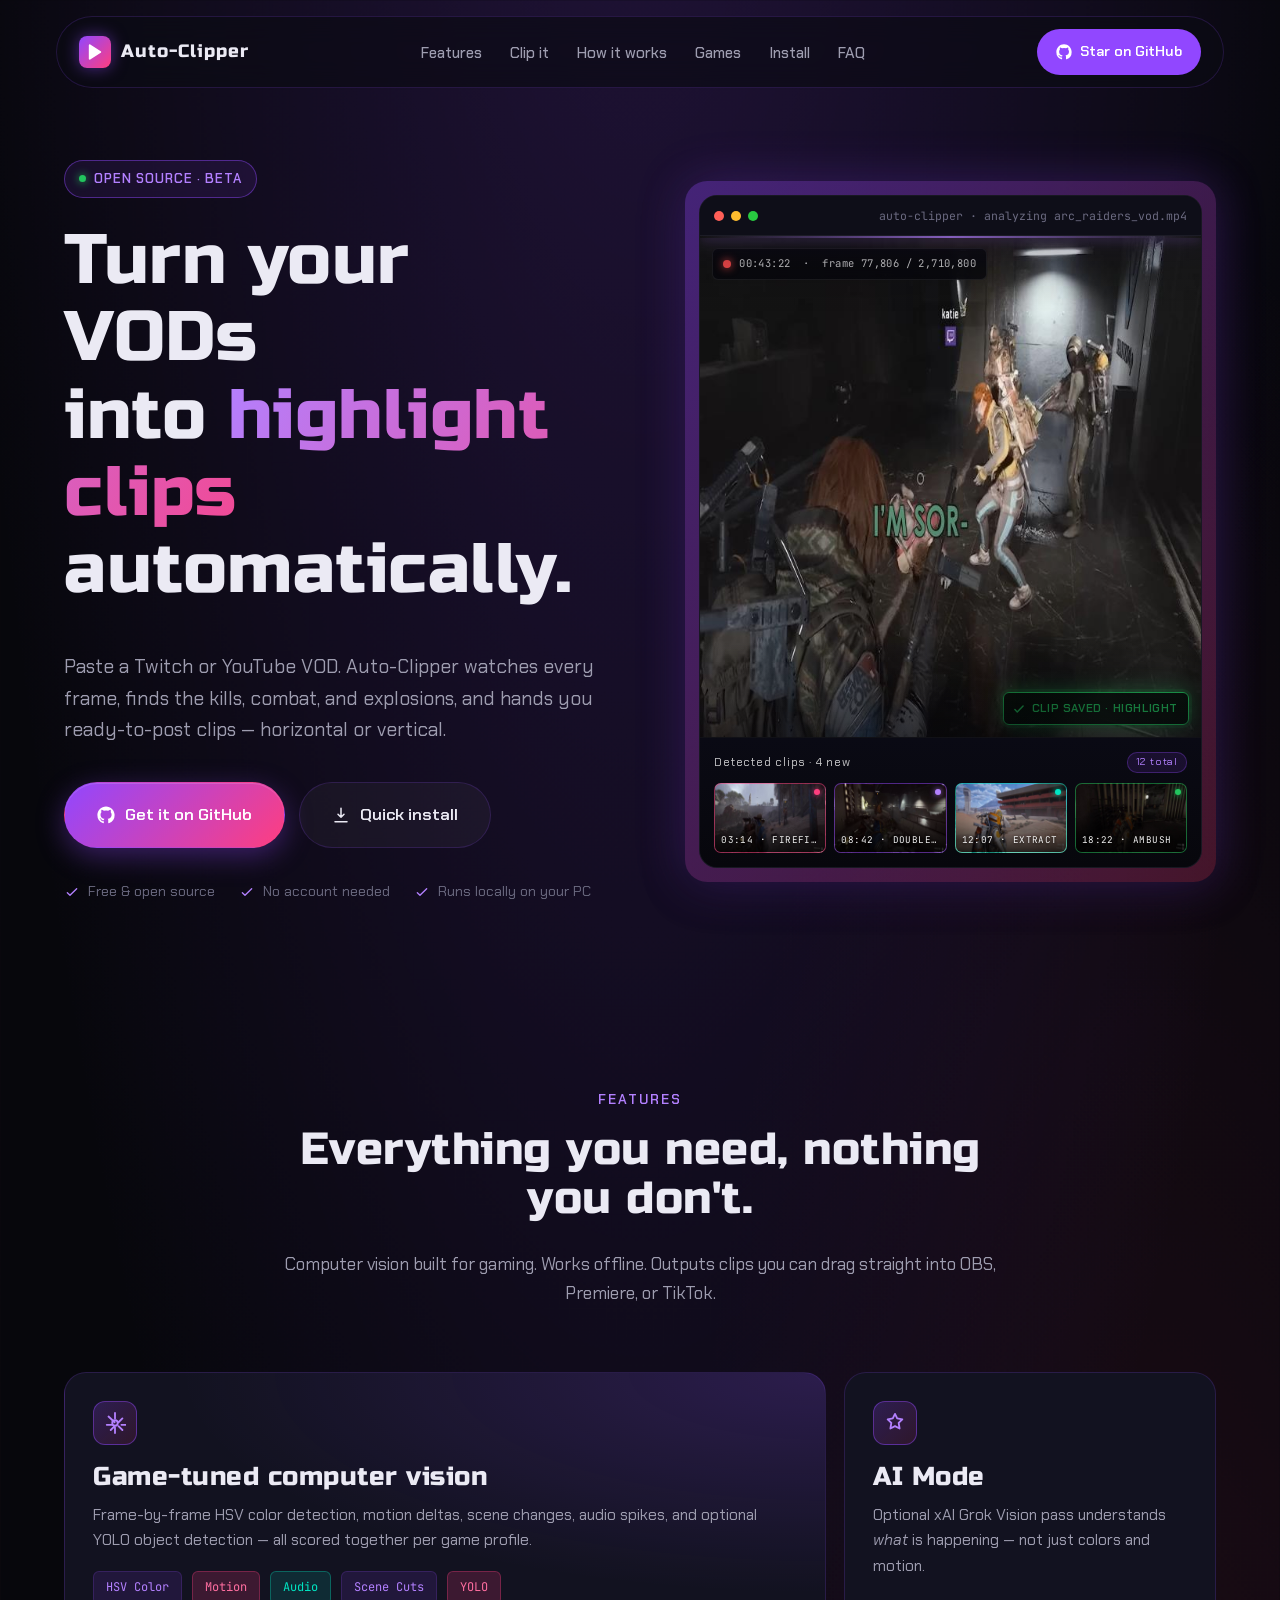
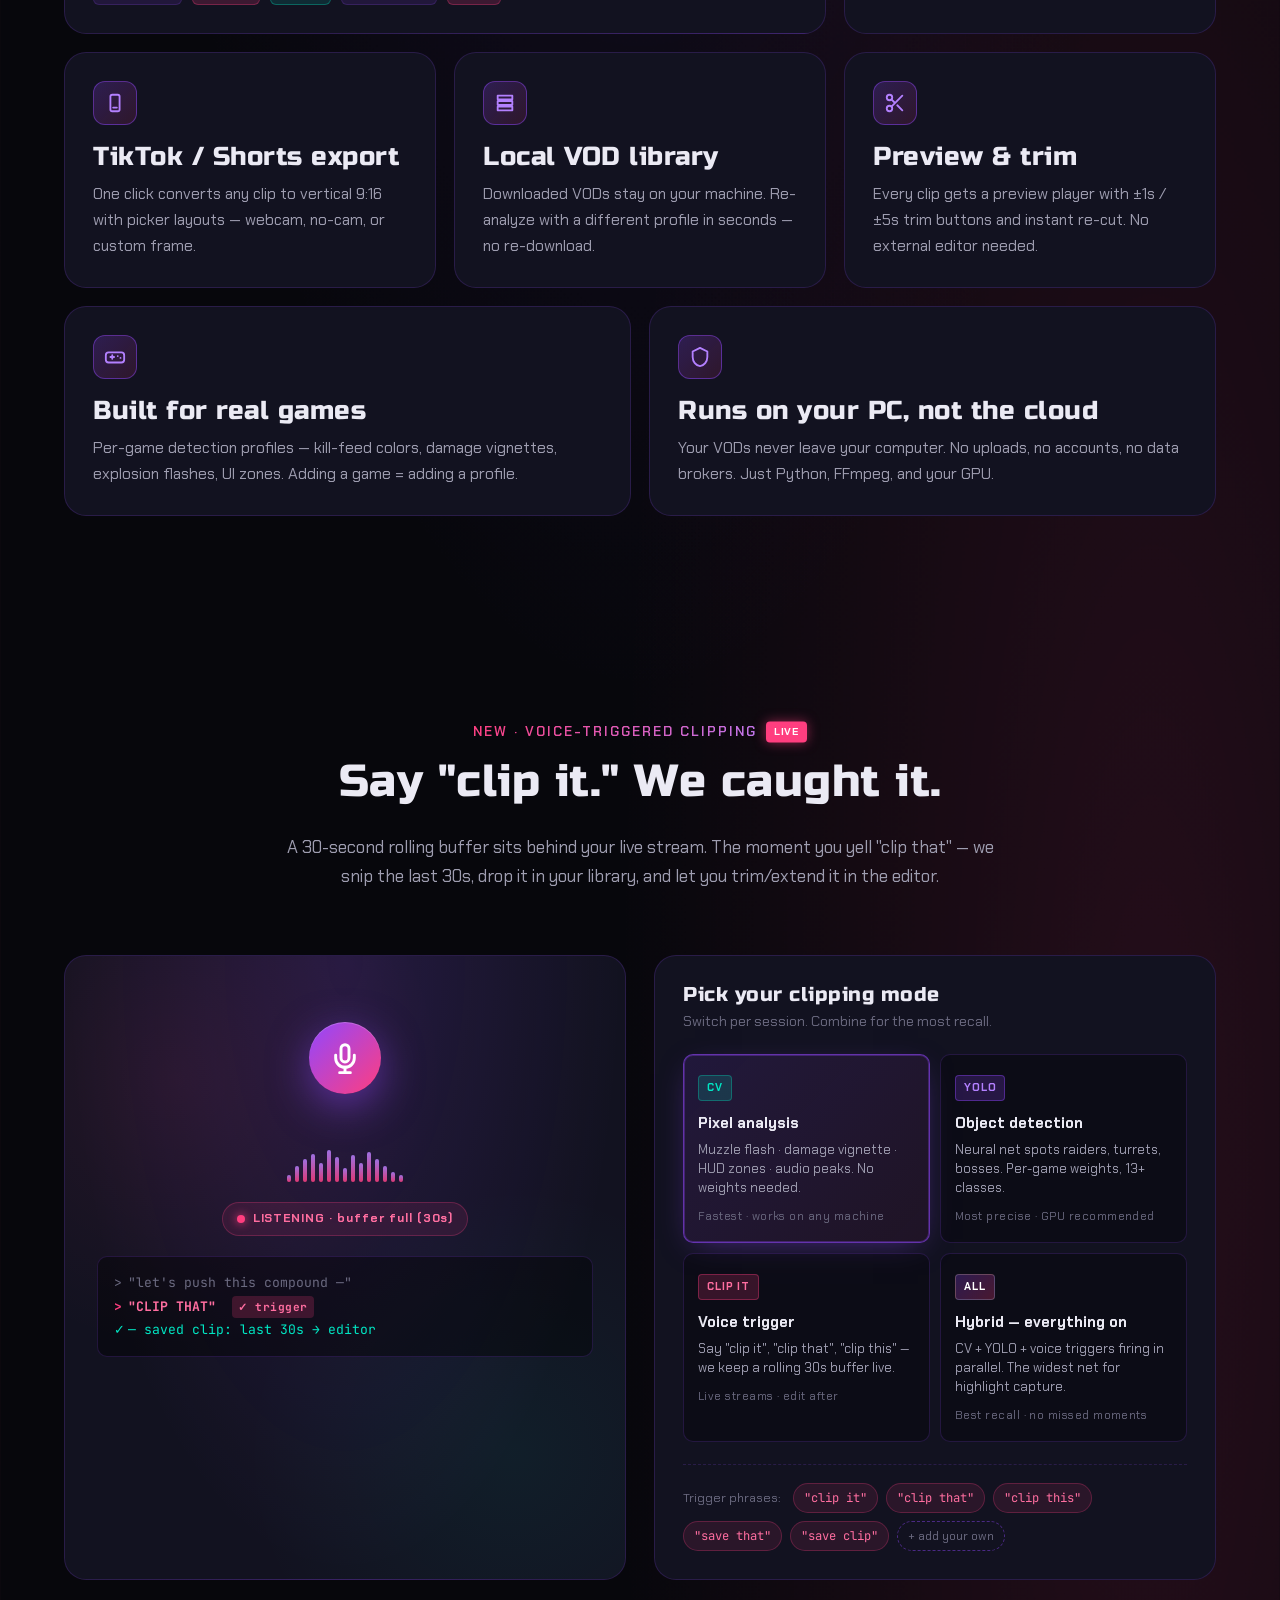
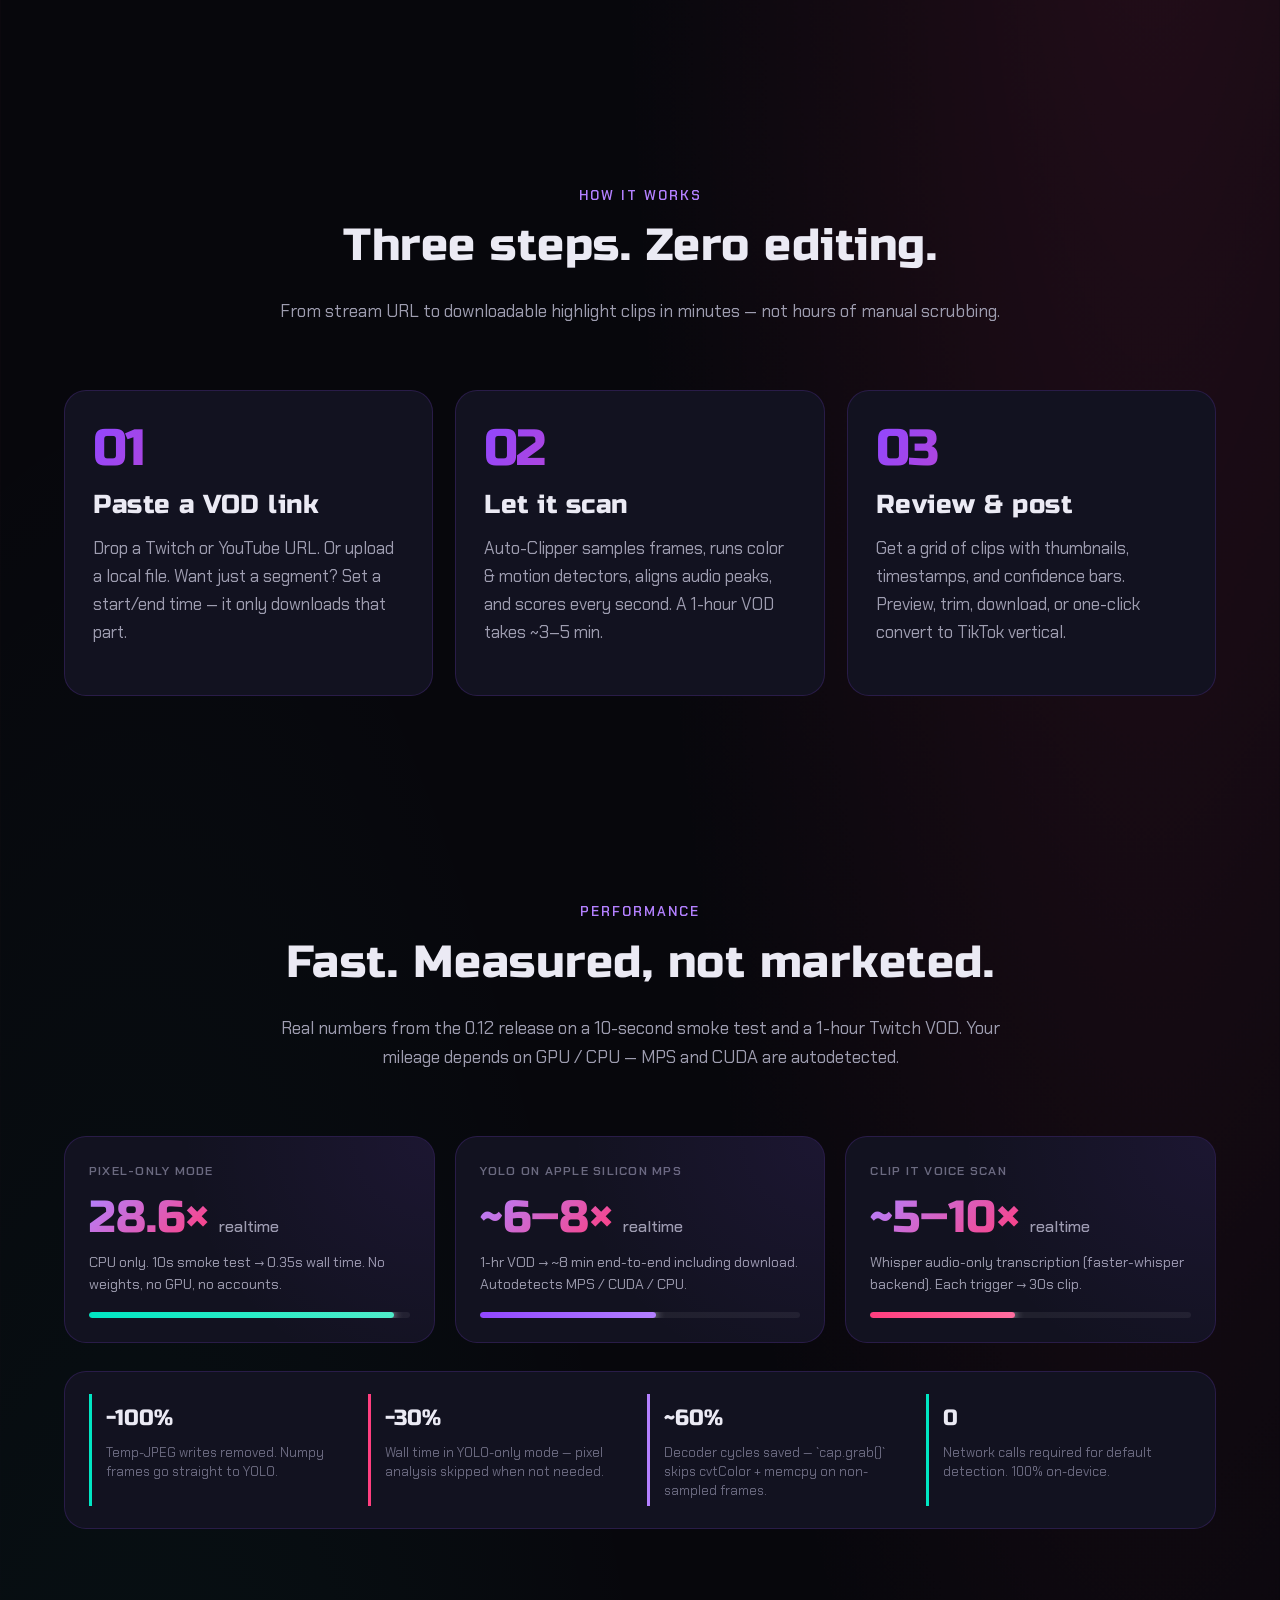
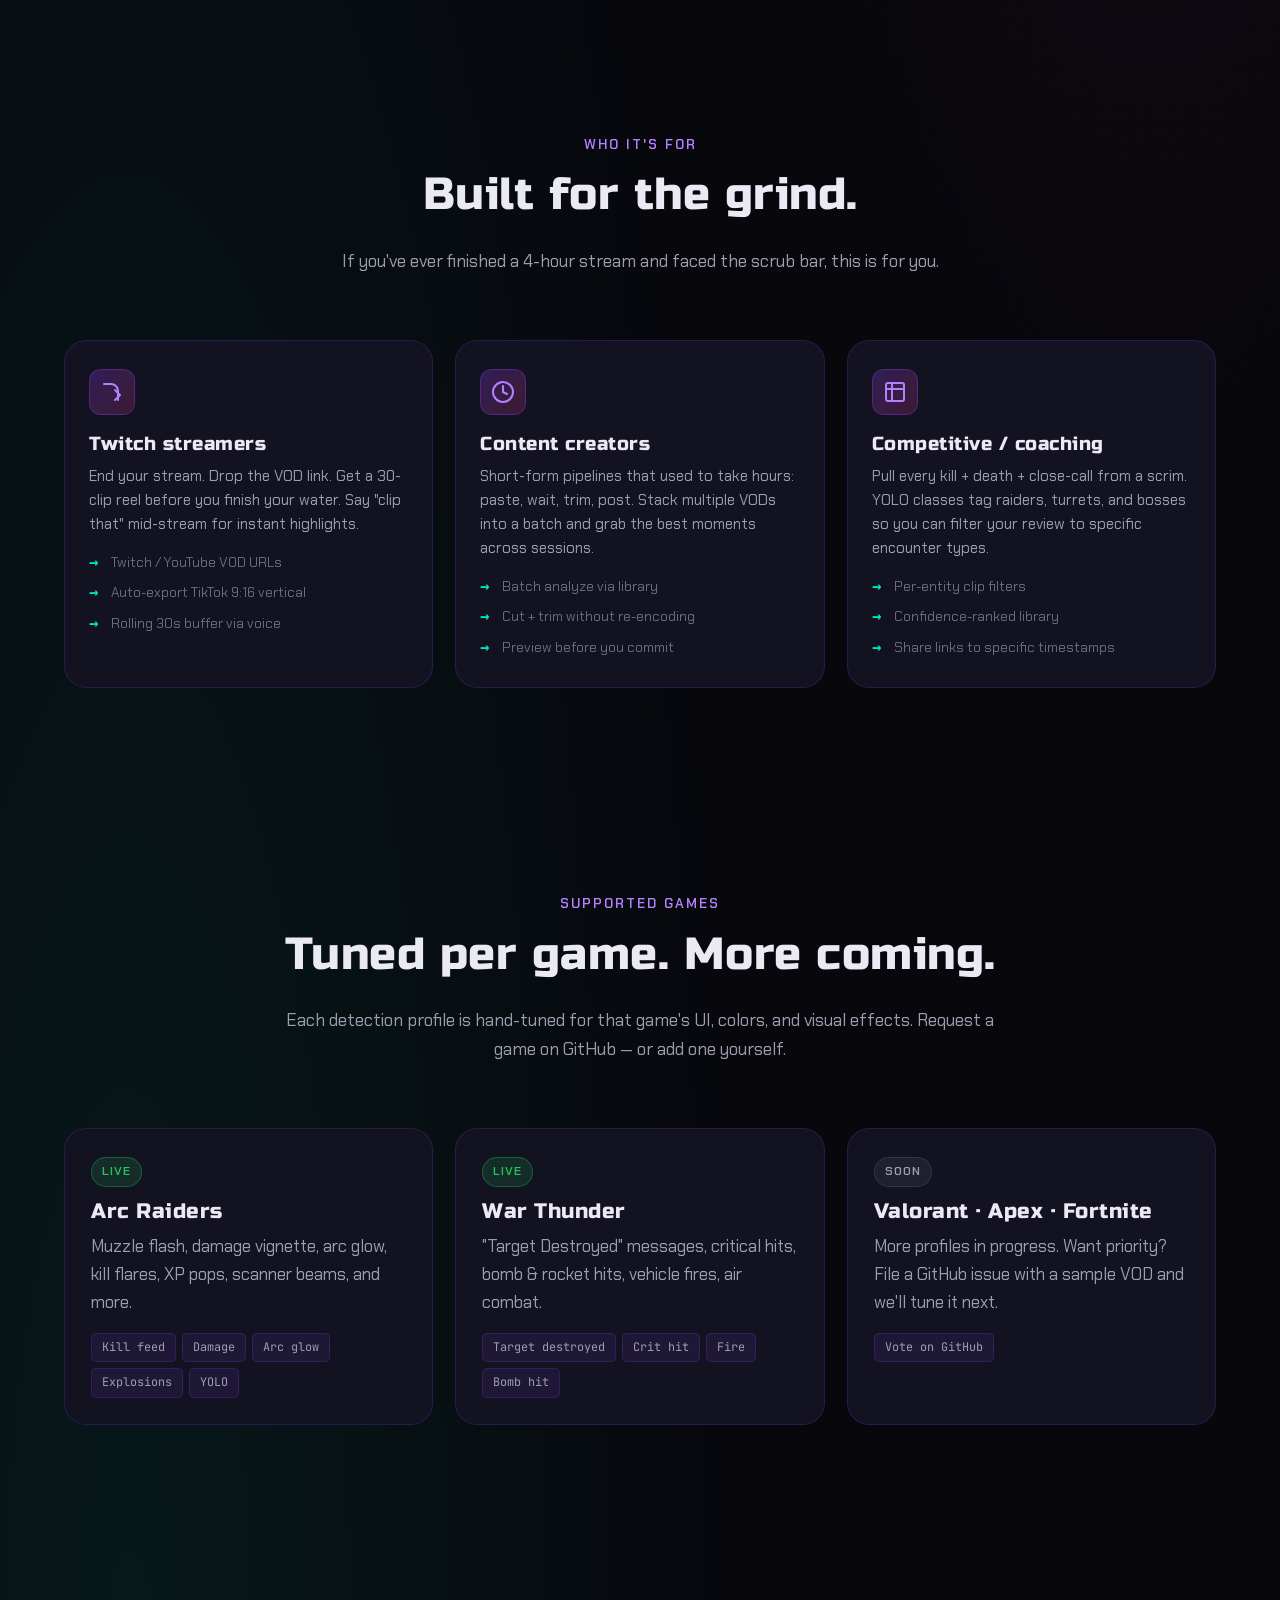
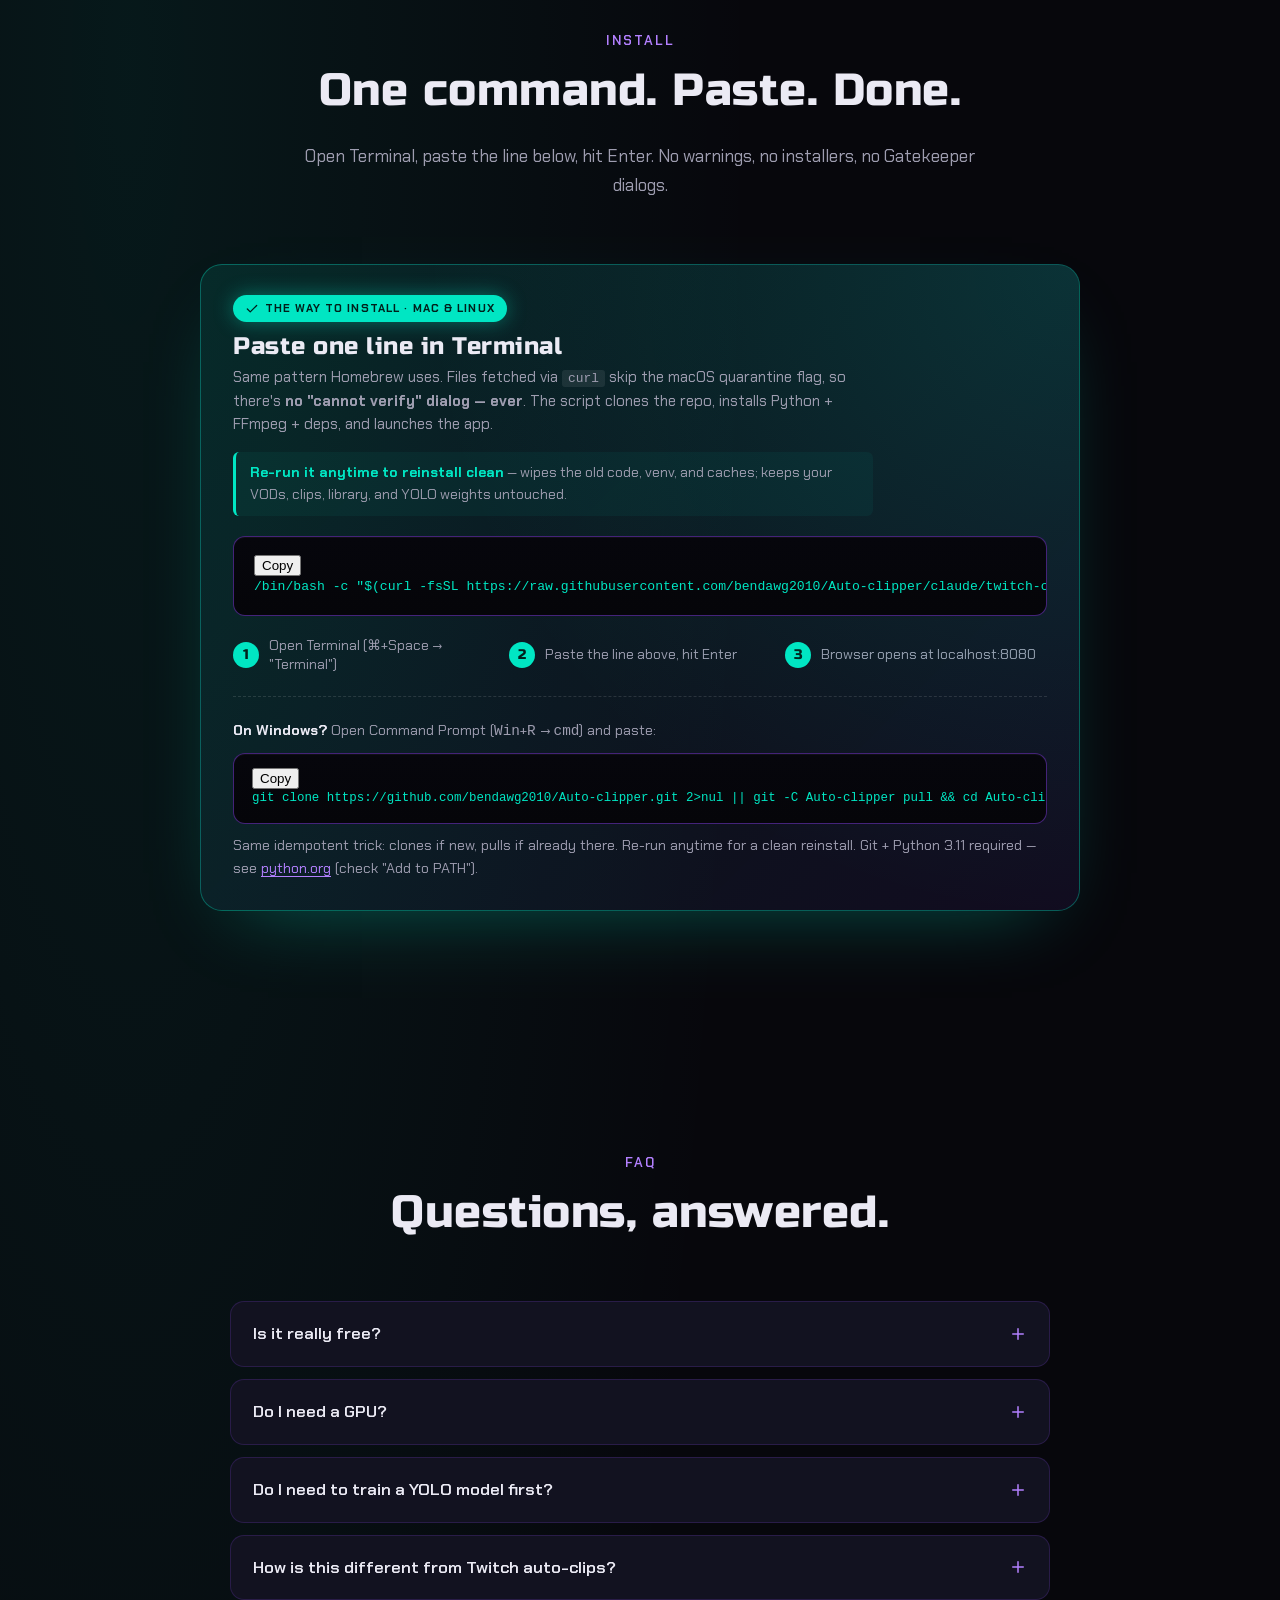
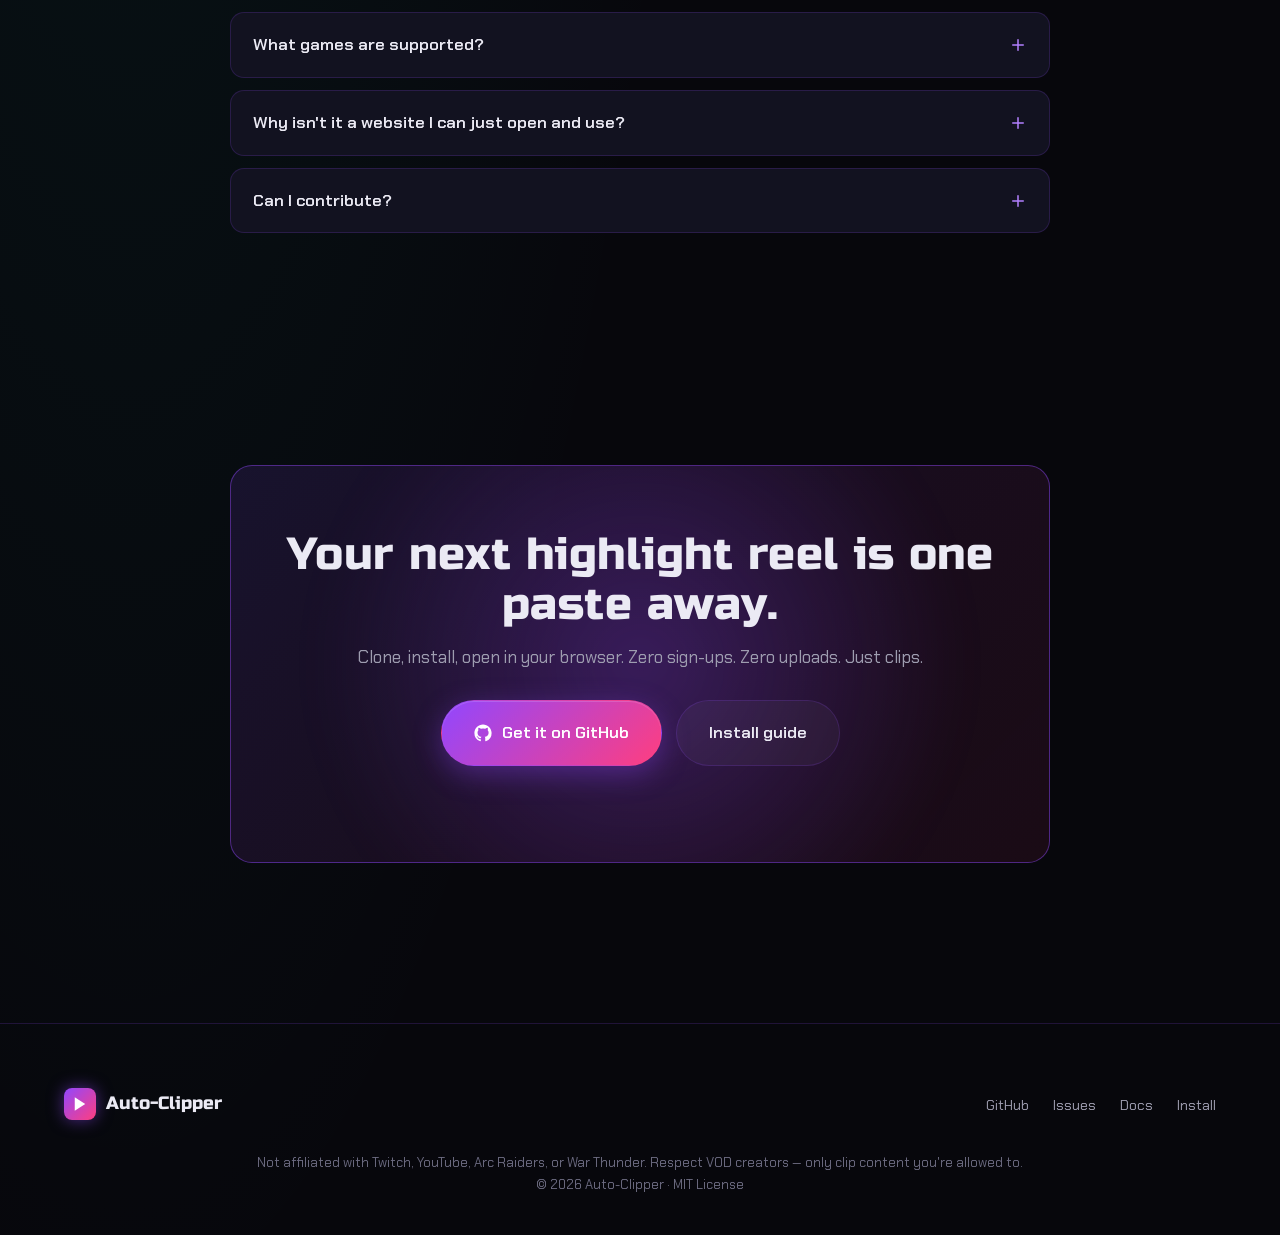
<file: site/index.html>
<!DOCTYPE html>
<html lang="en">
<head>
  <meta charset="UTF-8" />
  <meta name="viewport" content="width=device-width, initial-scale=1.0" />
  <title>Auto-Clipper — Auto-find the best moments in your Twitch VODs</title>
  <meta name="description" content="Free open-source tool that auto-detects kills, combat, and explosions in your Twitch/YouTube VODs. Arc Raiders, War Thunder and more. Built-in TikTok/Shorts exporter." />
  <meta name="theme-color" content="#9147ff" />

  <meta property="og:title" content="Auto-Clipper — Free auto-highlight tool for Twitch/YouTube VODs" />
  <meta property="og:description" content="Paste a VOD link, get the highlight clips automatically. Open source. Built for gamers." />
  <meta property="og:type" content="website" />
  <meta property="og:url" content="https://auto-clipper.pages.dev/" />
  <meta property="og:image" content="https://auto-clipper.pages.dev/img/arc-hero.jpg" />
  <meta property="og:image:alt" content="Auto-Clipper hero: Arc Raiders gameplay with three YOLO detection boxes identifying raiders" />
  <meta property="og:image:width" content="640" />
  <meta property="og:image:height" content="360" />
  <meta property="og:site_name" content="Auto-Clipper" />

  <meta name="twitter:card" content="summary_large_image" />
  <meta name="twitter:title" content="Auto-Clipper" />
  <meta name="twitter:description" content="Free open-source auto-highlight tool for Twitch/YouTube VODs." />
  <meta name="twitter:image" content="https://auto-clipper.pages.dev/img/arc-hero.jpg" />
  <meta name="twitter:image:alt" content="Auto-Clipper hero: Arc Raiders gameplay with YOLO detection boxes" />
  <meta name="theme-color" content="#9147ff" />

  <link rel="preconnect" href="https://fonts.googleapis.com" />
  <link rel="preconnect" href="https://fonts.gstatic.com" crossorigin />

  <link rel="icon" type="image/svg+xml" href="data:image/svg+xml;utf8,<svg xmlns='http://www.w3.org/2000/svg' viewBox='0 0 32 32'><defs><linearGradient id='g' x1='0' x2='1' y1='0' y2='1'><stop offset='0' stop-color='%239147ff'/><stop offset='1' stop-color='%23ff3e7f'/></linearGradient></defs><rect width='32' height='32' rx='8' fill='url(%23g)'/><path d='M11 10l10 6-10 6z' fill='white'/></svg>" />

  <link rel="stylesheet" href="styles.css?v=13" />
</head>
<body>

<!-- ============ NAV ============ -->
<nav class="nav" id="nav" aria-label="Primary">
  <a href="#top" class="nav__brand" aria-label="Auto-Clipper home">
    <span class="nav__logo" aria-hidden="true">
      <svg viewBox="0 0 24 24" fill="none" stroke="white" stroke-width="2.5" stroke-linecap="round" stroke-linejoin="round"><polygon points="5,3 19,12 5,21" fill="white"/></svg>
    </span>
    <span>Auto-Clipper</span>
  </a>

  <ul class="nav__links" id="navLinks">
    <li><a href="#features">Features</a></li>
    <li><a href="#voice">Clip it</a></li>
    <li><a href="#how">How it works</a></li>
    <li><a href="#games">Games</a></li>
    <li><a href="#install">Install</a></li>
    <li><a href="#faq">FAQ</a></li>
  </ul>

  <a class="nav__cta" href="https://github.com/bendawg2010/Auto-clipper" target="_blank" rel="noopener" aria-label="View Auto-Clipper on GitHub">
    <svg viewBox="0 0 24 24" fill="currentColor" aria-hidden="true"><path d="M12 .5C5.73.5.5 5.73.5 12a11.5 11.5 0 0 0 7.86 10.92c.58.11.79-.25.79-.56 0-.28-.01-1.2-.02-2.17-3.2.7-3.87-1.36-3.87-1.36-.53-1.35-1.3-1.71-1.3-1.71-1.06-.72.08-.71.08-.71 1.17.08 1.79 1.2 1.79 1.2 1.04 1.79 2.73 1.27 3.39.97.11-.76.41-1.28.74-1.57-2.56-.29-5.25-1.28-5.25-5.69 0-1.26.45-2.29 1.19-3.1-.12-.29-.52-1.47.11-3.07 0 0 .97-.31 3.18 1.18a11 11 0 0 1 5.8 0c2.21-1.49 3.17-1.18 3.17-1.18.64 1.6.24 2.78.12 3.07.74.81 1.18 1.84 1.18 3.1 0 4.42-2.69 5.39-5.26 5.68.42.36.8 1.07.8 2.16 0 1.56-.01 2.82-.01 3.2 0 .31.21.68.8.56A11.5 11.5 0 0 0 23.5 12C23.5 5.73 18.27.5 12 .5z"/></svg>
    <span class="btn-label">Star on GitHub</span>
  </a>

  <button class="nav__burger" id="navBurger" aria-label="Open menu" aria-expanded="false">
    <svg width="22" height="22" viewBox="0 0 24 24" fill="none" stroke="currentColor" stroke-width="2" stroke-linecap="round"><path d="M4 6h16M4 12h16M4 18h16"/></svg>
  </button>
</nav>

<!-- ============ HERO ============ -->
<header id="top" class="hero">
  <div class="container">
    <div class="hero__grid">
      <div>
        <span class="hero__eyebrow"><span class="dot"></span>Open Source · Beta</span>
        <h1>Turn your VODs into&nbsp;<span class="grad">highlight clips</span> automatically.</h1>
        <p class="hero__sub">Paste a Twitch or YouTube VOD. Auto-Clipper watches every frame, finds the kills, combat, and explosions, and hands you ready-to-post clips — horizontal or vertical.</p>

        <div class="hero__ctas">
          <a class="btn btn--primary btn--lg" href="https://github.com/bendawg2010/Auto-clipper" target="_blank" rel="noopener">
            <svg viewBox="0 0 24 24" fill="currentColor" aria-hidden="true"><path d="M12 .5C5.73.5.5 5.73.5 12a11.5 11.5 0 0 0 7.86 10.92c.58.11.79-.25.79-.56 0-.28-.01-1.2-.02-2.17-3.2.7-3.87-1.36-3.87-1.36-.53-1.35-1.3-1.71-1.3-1.71-1.06-.72.08-.71.08-.71 1.17.08 1.79 1.2 1.79 1.2 1.04 1.79 2.73 1.27 3.39.97.11-.76.41-1.28.74-1.57-2.56-.29-5.25-1.28-5.25-5.69 0-1.26.45-2.29 1.19-3.1-.12-.29-.52-1.47.11-3.07 0 0 .97-.31 3.18 1.18a11 11 0 0 1 5.8 0c2.21-1.49 3.17-1.18 3.17-1.18.64 1.6.24 2.78.12 3.07.74.81 1.18 1.84 1.18 3.1 0 4.42-2.69 5.39-5.26 5.68.42.36.8 1.07.8 2.16 0 1.56-.01 2.82-.01 3.2 0 .31.21.68.8.56A11.5 11.5 0 0 0 23.5 12C23.5 5.73 18.27.5 12 .5z"/></svg>
            Get it on GitHub
          </a>
          <a class="btn btn--ghost btn--lg" href="#install">
            <svg viewBox="0 0 24 24" fill="none" stroke="currentColor" stroke-width="2" stroke-linecap="round" stroke-linejoin="round" aria-hidden="true"><path d="M12 3v12m0 0l-4-4m4 4l4-4M4 21h16"/></svg>
            Quick install
          </a>
        </div>

        <div class="hero__meta">
          <span><svg viewBox="0 0 24 24" fill="none" stroke="currentColor" stroke-width="2" stroke-linecap="round" stroke-linejoin="round"><path d="M5 13l4 4L19 7"/></svg>Free &amp; open source</span>
          <span><svg viewBox="0 0 24 24" fill="none" stroke="currentColor" stroke-width="2" stroke-linecap="round" stroke-linejoin="round"><path d="M5 13l4 4L19 7"/></svg>No account needed</span>
          <span><svg viewBox="0 0 24 24" fill="none" stroke="currentColor" stroke-width="2" stroke-linecap="round" stroke-linejoin="round"><path d="M5 13l4 4L19 7"/></svg>Runs locally on your PC</span>
        </div>
      </div>

      <!-- Hero demo: real Arc Raiders gameplay + live detection overlay -->
      <div class="demo" aria-hidden="true">
        <div class="demo__frame">
          <div class="demo__bar">
            <span class="dot"></span><span class="dot"></span><span class="dot"></span>
            <span class="demo__url">auto-clipper · analyzing arc_raiders_vod.mp4</span>
          </div>
          <div class="demo__video">
            <img class="demo__scene" src="img/arc-hero.jpg" alt="Arc Raiders gameplay being analyzed by Auto-Clipper" width="640" height="640" />

            <!-- YOLO-style bounding boxes (coords from real training labels on this frame) -->
            <div class="yolo yolo--r1">
              <span class="yolo__label">raider · 97%</span>
            </div>
            <div class="yolo yolo--r2">
              <span class="yolo__label">raider · <span class="yolo__conf" data-start="72" data-end="94">72</span>%</span>
            </div>
            <div class="yolo yolo--r3">
              <span class="yolo__label">raider · 89%</span>
            </div>

            <!-- Status pills -->
            <div class="demo__timestamp">
              <span class="rec"></span>
              <span class="demo__ts-txt">00:43:22 &nbsp;·&nbsp; frame 77,806 / 2,710,800</span>
            </div>

            <div class="demo__detect">
              <svg viewBox="0 0 24 24" fill="none" stroke="currentColor" stroke-width="2.5" stroke-linecap="round" stroke-linejoin="round"><path d="M5 13l4 4L19 7"/></svg>
              CLIP SAVED · HIGHLIGHT
            </div>

            <div class="demo__scan"></div>
          </div>

          <div class="demo__clips">
            <div class="demo__clips-head">
              <span class="demo__clips-title">Detected clips · 4 new</span>
              <span class="demo__clips-count">12 total</span>
            </div>
            <div class="demo__clips-row">
              <div class="demo__clip demo__clip--1">
                <span class="demo__clip-dot"></span>
                <span class="demo__clip-label">03:14 · FIREFIGHT</span>
              </div>
              <div class="demo__clip demo__clip--2">
                <span class="demo__clip-dot"></span>
                <span class="demo__clip-label">08:42 · DOUBLE KILL</span>
              </div>
              <div class="demo__clip demo__clip--3">
                <span class="demo__clip-dot"></span>
                <span class="demo__clip-label">12:07 · EXTRACT</span>
              </div>
              <div class="demo__clip demo__clip--4">
                <span class="demo__clip-dot"></span>
                <span class="demo__clip-label">18:22 · AMBUSH</span>
              </div>
            </div>
          </div>
        </div>
      </div>
    </div>
  </div>
</header>

<!-- ============ FEATURES (BENTO) ============ -->
<section id="features">
  <div class="container">
    <div class="section__head">
      <span class="section__eyebrow">Features</span>
      <h2>Everything you need, nothing you don't.</h2>
      <p>Computer vision built for gaming. Works offline. Outputs clips you can drag straight into OBS, Premiere, or TikTok.</p>
    </div>

    <div class="bento">
      <!-- LARGE FEATURE CARD -->
      <div class="bento__item bento__a reveal">
        <div class="bento__icon">
          <svg viewBox="0 0 24 24" fill="none" stroke="currentColor" stroke-width="2" stroke-linecap="round" stroke-linejoin="round"><circle cx="12" cy="12" r="3"/><path d="M12 1v6m0 10v6m-9-9h6m10 0h6m-4.93-7.07l-4.24 4.24m-4.24 4.24l-4.24 4.24m12.72 0l-4.24-4.24m-4.24-4.24L4.93 4.93"/></svg>
        </div>
        <h3>Game-tuned computer vision</h3>
        <p>Frame-by-frame HSV color detection, motion deltas, scene changes, audio spikes, and optional YOLO object detection — all scored together per game profile.</p>
        <div class="mockup-feed">
          <span class="tag">HSV Color</span>
          <span class="tag cta">Motion</span>
          <span class="tag acc">Audio</span>
          <span class="tag">Scene Cuts</span>
          <span class="tag cta">YOLO</span>
        </div>
      </div>

      <!-- AI MODE -->
      <div class="bento__item bento__b reveal">
        <div class="bento__icon">
          <svg viewBox="0 0 24 24" fill="none" stroke="currentColor" stroke-width="2" stroke-linecap="round" stroke-linejoin="round"><path d="M12 2l2.4 4.86L20 8l-4 3.9L17 18l-5-2.63L7 18l1-6.1L4 8l5.6-1.14L12 2z"/></svg>
        </div>
        <h3>AI Mode</h3>
        <p>Optional xAI Grok Vision pass understands <em>what</em> is happening — not just colors and motion.</p>
      </div>

      <!-- TIKTOK -->
      <div class="bento__item bento__c reveal">
        <div class="bento__icon">
          <svg viewBox="0 0 24 24" fill="none" stroke="currentColor" stroke-width="2" stroke-linecap="round" stroke-linejoin="round"><rect x="7" y="3" width="10" height="18" rx="2"/><path d="M10 17h4"/></svg>
        </div>
        <h3>TikTok / Shorts export</h3>
        <p>One click converts any clip to vertical 9:16 with picker layouts — webcam, no-cam, or custom frame.</p>
      </div>

      <!-- LIBRARY -->
      <div class="bento__item bento__d reveal">
        <div class="bento__icon">
          <svg viewBox="0 0 24 24" fill="none" stroke="currentColor" stroke-width="2" stroke-linecap="round" stroke-linejoin="round"><path d="M4 4h16v4H4zM4 10h16v4H4zM4 16h16v4H4z"/></svg>
        </div>
        <h3>Local VOD library</h3>
        <p>Downloaded VODs stay on your machine. Re-analyze with a different profile in seconds — no re-download.</p>
      </div>

      <!-- TRIM -->
      <div class="bento__item bento__e reveal">
        <div class="bento__icon">
          <svg viewBox="0 0 24 24" fill="none" stroke="currentColor" stroke-width="2" stroke-linecap="round" stroke-linejoin="round"><circle cx="6" cy="6" r="3"/><circle cx="6" cy="18" r="3"/><path d="M20 4L8.12 15.88M14.47 14.48L20 20M8.12 8.12L12 12"/></svg>
        </div>
        <h3>Preview &amp; trim</h3>
        <p>Every clip gets a preview player with ±1s / ±5s trim buttons and instant re-cut. No external editor needed.</p>
      </div>

      <!-- GAMES -->
      <div class="bento__item bento__f reveal">
        <div class="bento__icon">
          <svg viewBox="0 0 24 24" fill="none" stroke="currentColor" stroke-width="2" stroke-linecap="round" stroke-linejoin="round"><rect x="2" y="7" width="20" height="11" rx="3"/><path d="M7 12h4M9 10v4M15 11h.01M18 13h.01"/></svg>
        </div>
        <h3>Built for real games</h3>
        <p>Per-game detection profiles — kill-feed colors, damage vignettes, explosion flashes, UI zones. Adding a game = adding a profile.</p>
      </div>

      <!-- PRIVACY -->
      <div class="bento__item bento__g reveal">
        <div class="bento__icon">
          <svg viewBox="0 0 24 24" fill="none" stroke="currentColor" stroke-width="2" stroke-linecap="round" stroke-linejoin="round"><path d="M12 2l8 4v6c0 5-3.5 9.5-8 10-4.5-.5-8-5-8-10V6l8-4z"/></svg>
        </div>
        <h3>Runs on your PC, not the cloud</h3>
        <p>Your VODs never leave your computer. No uploads, no accounts, no data brokers. Just Python, FFmpeg, and your GPU.</p>
      </div>
    </div>
  </div>
</section>

<!-- ============ CLIP IT — VOICE TRIGGER ============ -->
<section id="voice">
  <div class="container">
    <div class="section__head">
      <span class="section__eyebrow section__eyebrow--new">New · Voice-triggered clipping</span>
      <h2>Say "clip it." We caught it.</h2>
      <p>A 30-second rolling buffer sits behind your live stream. The moment you yell "clip that" — we snip the last 30s, drop it in your library, and let you trim/extend it in the editor.</p>
    </div>

    <div class="voice">
      <!-- LEFT: live listening mock -->
      <div class="voice__stage reveal">
        <div class="voice__mic">
          <div class="voice__mic-ring voice__mic-ring--1"></div>
          <div class="voice__mic-ring voice__mic-ring--2"></div>
          <div class="voice__mic-ring voice__mic-ring--3"></div>
          <div class="voice__mic-icon">
            <svg viewBox="0 0 24 24" fill="none" stroke="currentColor" stroke-width="2.2" stroke-linecap="round" stroke-linejoin="round">
              <path d="M12 2a3 3 0 0 0-3 3v7a3 3 0 0 0 6 0V5a3 3 0 0 0-3-3z"/>
              <path d="M19 10v2a7 7 0 0 1-14 0v-2"/>
              <line x1="12" y1="19" x2="12" y2="23"/>
              <line x1="8" y1="23" x2="16" y2="23"/>
            </svg>
          </div>
        </div>

        <div class="voice__waveform">
          <span></span><span></span><span></span><span></span><span></span><span></span><span></span><span></span><span></span><span></span><span></span><span></span><span></span><span></span><span></span>
        </div>

        <div class="voice__status">
          <span class="voice__status-dot"></span>
          <span class="voice__status-label">LISTENING · buffer full (30s)</span>
        </div>

        <ul class="voice__transcript">
          <li class="voice__line voice__line--ambient">"let's push this compound —"</li>
          <li class="voice__line voice__line--trigger">"CLIP THAT" <span class="voice__tag">✓ trigger</span></li>
          <li class="voice__line voice__line--snap">— saved clip: last 30s → editor</li>
        </ul>
      </div>

      <!-- RIGHT: mode selector -->
      <div class="modes reveal">
        <h3 class="modes__title">Pick your clipping mode</h3>
        <p class="modes__sub">Switch per session. Combine for the most recall.</p>

        <div class="modes__grid">
          <label class="mode">
            <input type="radio" name="mode" value="cv" checked>
            <div class="mode__card">
              <div class="mode__badge mode__badge--cv">CV</div>
              <div class="mode__name">Pixel analysis</div>
              <div class="mode__desc">Muzzle flash · damage vignette · HUD zones · audio peaks. No weights needed.</div>
              <div class="mode__meta">Fastest · works on any machine</div>
            </div>
          </label>

          <label class="mode">
            <input type="radio" name="mode" value="yolo">
            <div class="mode__card">
              <div class="mode__badge mode__badge--yolo">YOLO</div>
              <div class="mode__name">Object detection</div>
              <div class="mode__desc">Neural net spots raiders, turrets, bosses. Per-game weights, 13+ classes.</div>
              <div class="mode__meta">Most precise · GPU recommended</div>
            </div>
          </label>

          <label class="mode">
            <input type="radio" name="mode" value="voice">
            <div class="mode__card">
              <div class="mode__badge mode__badge--voice">CLIP IT</div>
              <div class="mode__name">Voice trigger</div>
              <div class="mode__desc">Say "clip it", "clip that", "clip this" — we keep a rolling 30s buffer live.</div>
              <div class="mode__meta">Live streams · edit after</div>
            </div>
          </label>

          <label class="mode">
            <input type="radio" name="mode" value="hybrid">
            <div class="mode__card">
              <div class="mode__badge mode__badge--hybrid">ALL</div>
              <div class="mode__name">Hybrid — everything on</div>
              <div class="mode__desc">CV + YOLO + voice triggers firing in parallel. The widest net for highlight capture.</div>
              <div class="mode__meta">Best recall · no missed moments</div>
            </div>
          </label>
        </div>

        <div class="modes__phrases">
          <span class="modes__phrase-label">Trigger phrases:</span>
          <span class="modes__chip">"clip it"</span>
          <span class="modes__chip">"clip that"</span>
          <span class="modes__chip">"clip this"</span>
          <span class="modes__chip">"save that"</span>
          <span class="modes__chip">"save clip"</span>
          <span class="modes__chip modes__chip--editable">+ add your own</span>
        </div>
      </div>
    </div>
  </div>
</section>

<!-- ============ HOW IT WORKS ============ -->
<section id="how">
  <div class="container">
    <div class="section__head">
      <span class="section__eyebrow">How it works</span>
      <h2>Three steps. Zero editing.</h2>
      <p>From stream URL to downloadable highlight clips in minutes — not hours of manual scrubbing.</p>
    </div>

    <div class="steps">
      <div class="step reveal">
        <div class="step__num">01</div>
        <h3>Paste a VOD link</h3>
        <p>Drop a Twitch or YouTube URL. Or upload a local file. Want just a segment? Set a start/end time — it only downloads that part.</p>
      </div>
      <div class="step reveal">
        <div class="step__num">02</div>
        <h3>Let it scan</h3>
        <p>Auto-Clipper samples frames, runs color &amp; motion detectors, aligns audio peaks, and scores every second. A 1-hour VOD takes ~3–5 min.</p>
      </div>
      <div class="step reveal">
        <div class="step__num">03</div>
        <h3>Review &amp; post</h3>
        <p>Get a grid of clips with thumbnails, timestamps, and confidence bars. Preview, trim, download, or one-click convert to TikTok vertical.</p>
      </div>
    </div>
  </div>
</section>

<!-- ============ PERFORMANCE ============ -->
<section id="perf">
  <div class="container">
    <div class="section__head">
      <span class="section__eyebrow">Performance</span>
      <h2>Fast. Measured, not marketed.</h2>
      <p>Real numbers from the 0.12 release on a 10-second smoke test and a 1-hour Twitch VOD. Your mileage depends on GPU / CPU — MPS and CUDA are autodetected.</p>
    </div>

    <div class="perf">
      <div class="perf__card reveal">
        <div class="perf__label">Pixel-only mode</div>
        <div class="perf__metric"><span class="perf__num">28.6×</span><span class="perf__unit">realtime</span></div>
        <div class="perf__desc">CPU only. 10s smoke test → 0.35s wall time. No weights, no GPU, no accounts.</div>
        <div class="perf__bar"><div class="perf__fill" style="width:95%; background:linear-gradient(90deg,var(--accent),#4ef0c9)"></div></div>
      </div>
      <div class="perf__card reveal">
        <div class="perf__label">YOLO on Apple Silicon MPS</div>
        <div class="perf__metric"><span class="perf__num">~6–8×</span><span class="perf__unit">realtime</span></div>
        <div class="perf__desc">1-hr VOD → ~8 min end-to-end including download. Autodetects MPS / CUDA / CPU.</div>
        <div class="perf__bar"><div class="perf__fill" style="width:55%; background:linear-gradient(90deg,var(--primary),var(--primary-hi))"></div></div>
      </div>
      <div class="perf__card reveal">
        <div class="perf__label">Clip It voice scan</div>
        <div class="perf__metric"><span class="perf__num">~5–10×</span><span class="perf__unit">realtime</span></div>
        <div class="perf__desc">Whisper audio-only transcription (faster-whisper backend). Each trigger → 30s clip.</div>
        <div class="perf__bar"><div class="perf__fill" style="width:45%; background:linear-gradient(90deg,var(--cta),var(--cta-hi))"></div></div>
      </div>
    </div>

    <div class="perf__details reveal">
      <div class="perf__detail">
        <div class="perf__detail-num">-100%</div>
        <div class="perf__detail-desc">Temp-JPEG writes removed. Numpy frames go straight to YOLO.</div>
      </div>
      <div class="perf__detail">
        <div class="perf__detail-num">-30%</div>
        <div class="perf__detail-desc">Wall time in YOLO-only mode — pixel analysis skipped when not needed.</div>
      </div>
      <div class="perf__detail">
        <div class="perf__detail-num">~60%</div>
        <div class="perf__detail-desc">Decoder cycles saved — `cap.grab()` skips cvtColor + memcpy on non-sampled frames.</div>
      </div>
      <div class="perf__detail">
        <div class="perf__detail-num">0</div>
        <div class="perf__detail-desc">Network calls required for default detection. 100% on-device.</div>
      </div>
    </div>
  </div>
</section>

<!-- ============ USE CASES ============ -->
<section id="usecases">
  <div class="container">
    <div class="section__head">
      <span class="section__eyebrow">Who it's for</span>
      <h2>Built for the grind.</h2>
      <p>If you've ever finished a 4-hour stream and faced the scrub bar, this is for you.</p>
    </div>

    <div class="usecases">
      <div class="usecase reveal">
        <div class="usecase__icon">
          <svg viewBox="0 0 24 24" fill="none" stroke="currentColor" stroke-width="2" stroke-linecap="round" stroke-linejoin="round"><path d="M15 10l5 5-5 5"/><path d="M4 4h7a7 7 0 0 1 7 7v9"/></svg>
        </div>
        <h3>Twitch streamers</h3>
        <p>End your stream. Drop the VOD link. Get a 30-clip reel before you finish your water. Say "clip that" mid-stream for instant highlights.</p>
        <ul>
          <li>Twitch / YouTube VOD URLs</li>
          <li>Auto-export TikTok 9:16 vertical</li>
          <li>Rolling 30s buffer via voice</li>
        </ul>
      </div>
      <div class="usecase reveal">
        <div class="usecase__icon">
          <svg viewBox="0 0 24 24" fill="none" stroke="currentColor" stroke-width="2" stroke-linecap="round" stroke-linejoin="round"><circle cx="12" cy="12" r="10"/><path d="M12 6v6l4 2"/></svg>
        </div>
        <h3>Content creators</h3>
        <p>Short-form pipelines that used to take hours: paste, wait, trim, post. Stack multiple VODs into a batch and grab the best moments across sessions.</p>
        <ul>
          <li>Batch analyze via library</li>
          <li>Cut + trim without re-encoding</li>
          <li>Preview before you commit</li>
        </ul>
      </div>
      <div class="usecase reveal">
        <div class="usecase__icon">
          <svg viewBox="0 0 24 24" fill="none" stroke="currentColor" stroke-width="2" stroke-linecap="round" stroke-linejoin="round"><rect x="3" y="3" width="18" height="18" rx="2"/><path d="M3 9h18M9 3v18"/></svg>
        </div>
        <h3>Competitive / coaching</h3>
        <p>Pull every kill + death + close-call from a scrim. YOLO classes tag raiders, turrets, and bosses so you can filter your review to specific encounter types.</p>
        <ul>
          <li>Per-entity clip filters</li>
          <li>Confidence-ranked library</li>
          <li>Share links to specific timestamps</li>
        </ul>
      </div>
    </div>
  </div>
</section>

<!-- ============ GAMES ============ -->
<section id="games">
  <div class="container">
    <div class="section__head">
      <span class="section__eyebrow">Supported games</span>
      <h2>Tuned per game. More coming.</h2>
      <p>Each detection profile is hand-tuned for that game's UI, colors, and visual effects. Request a game on GitHub — or add one yourself.</p>
    </div>

    <div class="games">
      <div class="game reveal">
        <span class="game__tag">Live</span>
        <h3>Arc Raiders</h3>
        <p>Muzzle flash, damage vignette, arc glow, kill flares, XP pops, scanner beams, and more.</p>
        <ul>
          <li>Kill feed</li><li>Damage</li><li>Arc glow</li><li>Explosions</li><li>YOLO</li>
        </ul>
      </div>
      <div class="game reveal">
        <span class="game__tag">Live</span>
        <h3>War Thunder</h3>
        <p>"Target Destroyed" messages, critical hits, bomb &amp; rocket hits, vehicle fires, air combat.</p>
        <ul>
          <li>Target destroyed</li><li>Crit hit</li><li>Fire</li><li>Bomb hit</li>
        </ul>
      </div>
      <div class="game reveal">
        <span class="game__tag soon">Soon</span>
        <h3>Valorant · Apex · Fortnite</h3>
        <p>More profiles in progress. Want priority? File a GitHub issue with a sample VOD and we'll tune it next.</p>
        <ul>
          <li>Vote on GitHub</li>
        </ul>
      </div>
    </div>
  </div>
</section>

<!-- ============ INSTALL ============ -->
<section id="install">
  <div class="container">
    <div class="section__head">
      <span class="section__eyebrow">Install</span>
      <h2>One command. Paste. Done.</h2>
      <p>Open Terminal, paste the line below, hit Enter. No warnings, no installers, no Gatekeeper dialogs.</p>
    </div>

    <!-- PRIMARY: curl-pipe one-liner — bypasses Gatekeeper entirely -->
    <div class="curl-install reveal">
      <div class="curl-install__head">
        <div class="curl-install__badge">
          <svg viewBox="0 0 24 24" fill="none" stroke="currentColor" stroke-width="2.2" stroke-linecap="round" stroke-linejoin="round"><path d="M20 6L9 17l-5-5"/></svg>
          The way to install · Mac &amp; Linux
        </div>
        <h3>Paste one line in Terminal</h3>
        <p>Same pattern Homebrew uses. Files fetched via <code>curl</code> skip the macOS quarantine flag, so there's <strong>no "cannot verify" dialog — ever</strong>. The script clones the repo, installs Python + FFmpeg + deps, and launches the app.</p>
        <p class="curl-install__note"><strong>Re-run it anytime to reinstall clean</strong> — wipes the old code, venv, and caches; keeps your VODs, clips, library, and YOLO weights untouched.</p>
      </div>
      <div class="curl-install__code">
        <button class="copy-btn" type="button">Copy</button>
        <code>/bin/bash -c "$(curl -fsSL https://raw.githubusercontent.com/bendawg2010/Auto-clipper/claude/twitch-clip-analyzer-MPT08/install-remote.sh)"</code>
      </div>
      <div class="curl-install__steps">
        <div class="curl-install__step"><span>1</span> Open Terminal (⌘+Space → "Terminal")</div>
        <div class="curl-install__step"><span>2</span> Paste the line above, hit Enter</div>
        <div class="curl-install__step"><span>3</span> Browser opens at localhost:8080</div>
      </div>
      <div class="curl-install__windows">
        <strong>On Windows?</strong> Open Command Prompt (<kbd>Win</kbd>+<kbd>R</kbd> → <code>cmd</code>) and paste:
        <div class="curl-install__code curl-install__code--small">
          <button class="copy-btn" type="button">Copy</button>
          <code>git clone https://github.com/bendawg2010/Auto-clipper.git 2&gt;nul || git -C Auto-clipper pull &amp;&amp; cd Auto-clipper &amp;&amp; install.bat &amp;&amp; run.bat</code>
        </div>
        Same idempotent trick: clones if new, pulls if already there. Re-run anytime for a clean reinstall. Git + Python 3.11 required — see <a href="https://www.python.org/downloads/" target="_blank" rel="noopener">python.org</a> (check "Add to PATH").
      </div>
    </div>

  </div>
</section>

<!-- ============ FAQ ============ -->
<section id="faq">
  <div class="container">
    <div class="section__head">
      <span class="section__eyebrow">FAQ</span>
      <h2>Questions, answered.</h2>
    </div>

    <div class="faq">
      <details class="faq__item reveal">
        <summary class="faq__q">
          Is it really free?
          <svg viewBox="0 0 24 24" fill="none" stroke="currentColor" stroke-width="2" stroke-linecap="round"><path d="M12 5v14M5 12h14"/></svg>
        </summary>
        <div class="faq__a">Yes. Auto-Clipper is MIT-style open source and runs entirely on your machine. There are no accounts, no paywalls, and no data uploaded anywhere. The only optional paid feature is AI Mode, which uses your own xAI API key.</div>
      </details>

      <details class="faq__item reveal">
        <summary class="faq__q">
          Do I need a GPU?
          <svg viewBox="0 0 24 24" fill="none" stroke="currentColor" stroke-width="2" stroke-linecap="round"><path d="M12 5v14M5 12h14"/></svg>
        </summary>
        <div class="faq__a">No. The default detector is CPU-friendly HSV color + motion analysis — a modern laptop handles a 1-hour VOD in ~3–5 minutes. YOLO object detection also runs on CPU, but Apple Silicon (MPS) or CUDA makes it significantly faster. Device is autodetected.</div>
      </details>

      <details class="faq__item reveal">
        <summary class="faq__q">
          Do I need to train a YOLO model first?
          <svg viewBox="0 0 24 24" fill="none" stroke="currentColor" stroke-width="2" stroke-linecap="round"><path d="M12 5v14M5 12h14"/></svg>
        </summary>
        <div class="faq__a">No. Auto-Clipper ships with a pre-trained Arc Raiders YOLO model (<code>models/best.pt</code>, ~5 MB stripped-optimizer checkpoint) that detects 13 entity classes — raider, bombardier, leaper, turret, fireball, and more. YOLO mode works the moment you install. If you want to retrain on newer gameplay or a different game, just overwrite <code>models/best.pt</code> with your own weights.</div>
      </details>

      <details class="faq__item reveal">
        <summary class="faq__q">
          How is this different from Twitch auto-clips?
          <svg viewBox="0 0 24 24" fill="none" stroke="currentColor" stroke-width="2" stroke-linecap="round"><path d="M12 5v14M5 12h14"/></svg>
        </summary>
        <div class="faq__a">Twitch highlights are based on chat activity and moderators. Auto-Clipper watches the actual gameplay pixels — it finds the moment a kill happens, not the moment viewers reacted.</div>
      </details>

      <details class="faq__item reveal">
        <summary class="faq__q">
          What games are supported?
          <svg viewBox="0 0 24 24" fill="none" stroke="currentColor" stroke-width="2" stroke-linecap="round"><path d="M12 5v14M5 12h14"/></svg>
        </summary>
        <div class="faq__a">Arc Raiders and War Thunder today. Each game needs a detection profile tuned for its UI, colors, and effects — the engine is the same. Request a game on GitHub or submit a pull request with a profile of your own.</div>
      </details>

      <details class="faq__item reveal">
        <summary class="faq__q">
          Why isn't it a website I can just open and use?
          <svg viewBox="0 0 24 24" fill="none" stroke="currentColor" stroke-width="2" stroke-linecap="round"><path d="M12 5v14M5 12h14"/></svg>
        </summary>
        <div class="faq__a">Auto-Clipper processes full VODs with FFmpeg and OpenCV — that's gigabytes of video and heavy CPU work per user. Hosting it for free isn't feasible. Running locally keeps it free, private, and fast.</div>
      </details>

      <details class="faq__item reveal">
        <summary class="faq__q">
          Can I contribute?
          <svg viewBox="0 0 24 24" fill="none" stroke="currentColor" stroke-width="2" stroke-linecap="round"><path d="M12 5v14M5 12h14"/></svg>
        </summary>
        <div class="faq__a">Please do. Adding a new game profile is the easiest first contribution — open a PR on <a href="https://github.com/bendawg2010/Auto-clipper" target="_blank" rel="noopener">GitHub</a>. Detection tuning and new export formats also welcome.</div>
      </details>
    </div>
  </div>
</section>

<!-- ============ FINAL CTA ============ -->
<section class="finalcta">
  <div class="container">
    <div class="finalcta__box reveal">
      <h2>Your next highlight reel is one paste away.</h2>
      <p>Clone, install, open in your browser. Zero sign-ups. Zero uploads. Just clips.</p>
      <div class="hero__ctas" style="justify-content:center;">
        <a class="btn btn--primary btn--lg" href="https://github.com/bendawg2010/Auto-clipper" target="_blank" rel="noopener">
          <svg viewBox="0 0 24 24" fill="currentColor" aria-hidden="true"><path d="M12 .5C5.73.5.5 5.73.5 12a11.5 11.5 0 0 0 7.86 10.92c.58.11.79-.25.79-.56 0-.28-.01-1.2-.02-2.17-3.2.7-3.87-1.36-3.87-1.36-.53-1.35-1.3-1.71-1.3-1.71-1.06-.72.08-.71.08-.71 1.17.08 1.79 1.2 1.79 1.2 1.04 1.79 2.73 1.27 3.39.97.11-.76.41-1.28.74-1.57-2.56-.29-5.25-1.28-5.25-5.69 0-1.26.45-2.29 1.19-3.1-.12-.29-.52-1.47.11-3.07 0 0 .97-.31 3.18 1.18a11 11 0 0 1 5.8 0c2.21-1.49 3.17-1.18 3.17-1.18.64 1.6.24 2.78.12 3.07.74.81 1.18 1.84 1.18 3.1 0 4.42-2.69 5.39-5.26 5.68.42.36.8 1.07.8 2.16 0 1.56-.01 2.82-.01 3.2 0 .31.21.68.8.56A11.5 11.5 0 0 0 23.5 12C23.5 5.73 18.27.5 12 .5z"/></svg>
          Get it on GitHub
        </a>
        <a class="btn btn--ghost btn--lg" href="#install">Install guide</a>
      </div>
    </div>
  </div>
</section>

<!-- ============ FOOTER ============ -->
<footer class="footer">
  <div class="container">
    <div class="footer__grid">
      <div class="footer__brand">
        <span class="nav__logo" aria-hidden="true">
          <svg viewBox="0 0 24 24"><polygon points="5,3 19,12 5,21" fill="white"/></svg>
        </span>
        Auto-Clipper
      </div>

      <ul class="footer__links">
        <li><a href="https://github.com/bendawg2010/Auto-clipper" target="_blank" rel="noopener">GitHub</a></li>
        <li><a href="https://github.com/bendawg2010/Auto-clipper/issues" target="_blank" rel="noopener">Issues</a></li>
        <li><a href="https://github.com/bendawg2010/Auto-clipper#readme" target="_blank" rel="noopener">Docs</a></li>
        <li><a href="#install">Install</a></li>
      </ul>
    </div>
    <div class="footer__legal">
      Not affiliated with Twitch, YouTube, Arc Raiders, or War Thunder. Respect VOD creators — only clip content you're allowed to.
      <br />© <span id="yr"></span> Auto-Clipper · MIT License
    </div>
  </div>
</footer>

<script src="script.js?v=6"></script>

</body>
</html>
</file>
<file: site/styles.css>
@import url('https://fonts.googleapis.com/css2?family=Chakra+Petch:wght@300;400;500;600;700&family=Russo+One&family=JetBrains+Mono:wght@400;600&display=swap');

:root {
  --bg: #07070c;
  --bg-elev: #0d0d15;
  --bg-card: #121220;
  --bg-glass: rgba(25, 20, 45, 0.45);
  --border: rgba(145, 71, 255, 0.18);
  --border-strong: rgba(145, 71, 255, 0.45);
  --text: #ebeaf4;
  --text-muted: #9e9db0;
  --text-dim: #6b6a80;
  --primary: #9147ff;
  --primary-hi: #b380ff;
  --primary-dim: #5c2eb3;
  --cta: #ff3e7f;
  --cta-hi: #ff6ea0;
  --accent: #00e6c3;
  --danger: #ff4d4d;
  --success: #22c55e;
  --z-nav: 50;
  --z-modal: 80;
  --radius: 14px;
  --radius-lg: 22px;
  --shadow-glow: 0 0 48px rgba(145, 71, 255, 0.28);
  --shadow-card: 0 8px 40px rgba(0, 0, 0, 0.45);
  --ease: cubic-bezier(.2,.7,.2,1);
}

* { box-sizing: border-box; }

html {
  scroll-behavior: smooth;
  background: var(--bg);
}

html, body {
  margin: 0;
  padding: 0;
  overflow-x: hidden;
}

body {
  font-family: 'Chakra Petch', system-ui, -apple-system, sans-serif;
  font-size: 17px;
  line-height: 1.65;
  color: var(--text);
  background: var(--bg);
  background-image:
    radial-gradient(ellipse 80% 50% at 50% -10%, rgba(145, 71, 255, 0.22), transparent 70%),
    radial-gradient(ellipse 60% 40% at 90% 30%, rgba(255, 62, 127, 0.12), transparent 70%),
    radial-gradient(ellipse 70% 45% at 10% 70%, rgba(0, 230, 195, 0.08), transparent 70%);
  min-height: 100vh;
  -webkit-font-smoothing: antialiased;
  -moz-osx-font-smoothing: grayscale;
}

h1, h2, h3, h4 {
  font-family: 'Russo One', 'Chakra Petch', sans-serif;
  font-weight: 400;
  letter-spacing: 0.5px;
  line-height: 1.1;
  margin: 0 0 0.6em;
}

h1 { font-size: clamp(2.4rem, 5.5vw, 4.8rem); }
h2 { font-size: clamp(1.8rem, 3.5vw, 3rem); }
h3 { font-size: clamp(1.25rem, 2vw, 1.6rem); }

p { margin: 0 0 1em; color: var(--text-muted); }

a { color: var(--primary-hi); text-decoration: none; transition: color 150ms var(--ease); }
a:hover { color: var(--cta-hi); }

.container {
  max-width: 1200px;
  margin: 0 auto;
  padding: 0 24px;
}

/* ============ NAV ============ */
.nav {
  position: fixed;
  top: 16px;
  left: 16px;
  right: 16px;
  z-index: var(--z-nav);
  backdrop-filter: blur(14px) saturate(1.2);
  -webkit-backdrop-filter: blur(14px) saturate(1.2);
  background: rgba(12, 12, 20, 0.72);
  border: 1px solid var(--border);
  border-radius: 100px;
  padding: 12px 22px;
  display: flex;
  align-items: center;
  justify-content: space-between;
  gap: 16px;
  max-width: 1168px;
  margin-left: auto;
  margin-right: auto;
  transition: padding 200ms var(--ease);
}

.nav__brand {
  display: flex;
  align-items: center;
  gap: 10px;
  font-family: 'Russo One', sans-serif;
  font-size: 1.1rem;
  color: var(--text);
  letter-spacing: 1px;
  white-space: nowrap;
  flex-shrink: 0;
}

.nav__logo {
  width: 32px;
  height: 32px;
  display: grid;
  place-items: center;
  border-radius: 8px;
  background: linear-gradient(135deg, var(--primary) 0%, var(--cta) 100%);
  box-shadow: 0 0 16px rgba(145, 71, 255, 0.5);
}

.nav__logo svg { width: 18px; height: 18px; }

.nav__links {
  display: flex;
  align-items: center;
  gap: 28px;
  list-style: none;
  margin: 0;
  padding: 0;
}

.nav__links a {
  color: var(--text-muted);
  font-size: 0.95rem;
  font-weight: 500;
}
.nav__links a:hover { color: var(--text); }

.nav__cta {
  display: inline-flex;
  align-items: center;
  gap: 8px;
  padding: 10px 18px;
  border-radius: 100px;
  background: var(--primary);
  color: white !important;
  font-weight: 600;
  font-size: 0.9rem;
  border: 1px solid transparent;
  cursor: pointer;
  transition: background 150ms var(--ease), box-shadow 200ms var(--ease), transform 150ms var(--ease);
}
.nav__cta:hover {
  background: var(--primary-hi);
  box-shadow: 0 0 22px rgba(145, 71, 255, 0.5);
}
.nav__cta svg { width: 16px; height: 16px; }

.nav__burger {
  display: none;
  background: transparent;
  border: 0;
  color: var(--text);
  cursor: pointer;
  padding: 8px;
}

/* ============ BUTTONS ============ */
.btn {
  display: inline-flex;
  align-items: center;
  justify-content: center;
  gap: 10px;
  padding: 14px 26px;
  border-radius: 100px;
  font-family: 'Chakra Petch', sans-serif;
  font-weight: 600;
  font-size: 1rem;
  cursor: pointer;
  border: 1px solid transparent;
  transition: transform 150ms var(--ease), background 150ms var(--ease), box-shadow 200ms var(--ease), border-color 150ms var(--ease);
  white-space: nowrap;
}
.btn svg { width: 18px; height: 18px; }

.btn--primary {
  background: linear-gradient(135deg, var(--primary) 0%, var(--cta) 100%);
  color: white;
  box-shadow: 0 8px 28px rgba(145, 71, 255, 0.35), inset 0 1px 0 rgba(255,255,255,0.15);
}
.btn--primary:hover {
  transform: translateY(-2px);
  box-shadow: 0 12px 40px rgba(145, 71, 255, 0.55), 0 0 20px rgba(255, 62, 127, 0.35), inset 0 1px 0 rgba(255,255,255,0.2);
  color: white;
}

.btn--ghost {
  background: rgba(255,255,255,0.04);
  color: var(--text);
  border-color: var(--border);
}
.btn--ghost:hover {
  background: rgba(145, 71, 255, 0.12);
  border-color: var(--border-strong);
  color: var(--text);
}

.btn--lg { padding: 18px 32px; font-size: 1.05rem; }

/* ============ HERO ============ */
.hero {
  padding: 160px 0 80px;
  position: relative;
}

.hero__grid {
  display: grid;
  grid-template-columns: 1.05fr 1fr;
  gap: 64px;
  align-items: center;
}

.hero__eyebrow {
  display: inline-flex;
  align-items: center;
  gap: 8px;
  padding: 7px 14px;
  border: 1px solid var(--border-strong);
  border-radius: 100px;
  font-size: 0.82rem;
  font-weight: 600;
  color: var(--primary-hi);
  background: rgba(145, 71, 255, 0.1);
  margin-bottom: 24px;
  letter-spacing: 1px;
  text-transform: uppercase;
}
.hero__eyebrow .dot {
  width: 7px; height: 7px; border-radius: 50%;
  background: var(--success);
  box-shadow: 0 0 8px var(--success);
  animation: pulse 2.2s var(--ease) infinite;
}

@keyframes pulse {
  0%, 100% { opacity: 1; transform: scale(1); }
  50% { opacity: 0.55; transform: scale(1.2); }
}

.hero h1 .grad {
  background: linear-gradient(120deg, var(--primary-hi) 0%, var(--cta) 60%, var(--primary-hi) 100%);
  background-size: 200% 200%;
  background-clip: text;
  -webkit-background-clip: text;
  color: transparent;
  -webkit-text-fill-color: transparent;
  animation: shimmer 6s ease-in-out infinite;
}
@keyframes shimmer {
  0%, 100% { background-position: 0% 50%; }
  50% { background-position: 100% 50%; }
}

.hero__sub {
  font-size: 1.2rem;
  color: var(--text-muted);
  margin-bottom: 36px;
  max-width: 560px;
}

.hero__ctas {
  display: flex;
  flex-wrap: wrap;
  gap: 14px;
  margin-bottom: 32px;
}

.hero__meta {
  display: flex;
  flex-wrap: wrap;
  gap: 24px;
  color: var(--text-dim);
  font-size: 0.9rem;
}
.hero__meta span {
  display: inline-flex;
  align-items: center;
  gap: 8px;
}
.hero__meta svg { width: 16px; height: 16px; color: var(--primary-hi); }

/* ============ HERO DEMO MOCKUP ============ */
.demo {
  position: relative;
  padding: 14px;
  border-radius: var(--radius-lg);
  background: linear-gradient(135deg, rgba(145,71,255,0.35) 0%, rgba(255,62,127,0.22) 100%);
  box-shadow: var(--shadow-glow), var(--shadow-card);
}
.demo::before {
  content: '';
  position: absolute;
  inset: -40px;
  background: radial-gradient(ellipse at center, rgba(145, 71, 255, 0.25) 0%, transparent 70%);
  z-index: -1;
  pointer-events: none;
  filter: blur(20px);
}

.demo__frame {
  background: #0a0a14;
  border-radius: calc(var(--radius-lg) - 4px);
  overflow: hidden;
  border: 1px solid rgba(255,255,255,0.06);
}

.demo__bar {
  display: flex;
  align-items: center;
  gap: 7px;
  padding: 10px 14px;
  background: #0e0e18;
  border-bottom: 1px solid rgba(255,255,255,0.06);
}
.demo__bar .dot {
  width: 10px; height: 10px; border-radius: 50%;
}
.demo__bar .dot:nth-child(1) { background: #ff5f57; }
.demo__bar .dot:nth-child(2) { background: #febc2e; }
.demo__bar .dot:nth-child(3) { background: #28c940; }
.demo__url {
  margin-left: auto;
  font-family: 'JetBrains Mono', monospace;
  font-size: 0.72rem;
  color: var(--text-dim);
}

.demo__video {
  position: relative;
  aspect-ratio: 1 / 1;
  background: #000;
  overflow: hidden;
}
.demo__scene {
  position: absolute;
  inset: 0;
  width: 100%;
  height: 100%;
  object-fit: cover;
  display: block;
}
.demo__video::after {
  content: '';
  position: absolute;
  inset: 0;
  background:
    radial-gradient(ellipse at 50% 100%, rgba(0,0,0,0.35), transparent 55%),
    linear-gradient(180deg, rgba(7,7,12,0.28) 0%, transparent 15%, transparent 80%, rgba(7,7,12,0.55) 100%);
  pointer-events: none;
}

/* ============ YOLO BOUNDING BOXES ============ */
.yolo {
  position: absolute;
  border: 1.5px solid;
  border-radius: 3px;
  pointer-events: none;
  opacity: 0;
  transition: opacity 240ms var(--ease);
  box-sizing: border-box;
}
.yolo::before {
  content: '';
  position: absolute;
  inset: -1px;
  border-radius: 3px;
  box-shadow: inset 0 0 0 1px rgba(255,255,255,0.18);
  pointer-events: none;
}
.yolo__label {
  position: absolute;
  left: -1px;
  top: -22px;
  padding: 2px 7px;
  font-family: 'JetBrains Mono', monospace;
  font-size: 0.64rem;
  letter-spacing: 0.5px;
  font-weight: 600;
  white-space: nowrap;
  border-radius: 2px 2px 0 0;
  text-shadow: 0 1px 2px rgba(0,0,0,0.7);
}
.yolo__conf { display: inline-block; min-width: 2ch; text-align: right; }

/* Raider boxes — coordinates from REAL Arc Raiders YOLO training labels (frame 0626) */
.yolo--r1 {
  left: 56.8%; top: 17.5%;
  width: 5.4%; height: 12.4%;
  border-color: var(--success);
  box-shadow: 0 0 0 1px rgba(34,197,94,0.35), 0 0 16px rgba(34,197,94,0.5);
  animation: yolo-r1 4s var(--ease) infinite;
}
.yolo--r1 .yolo__label { background: var(--success); color: #06120a; }
@keyframes yolo-r1 {
  0%, 14% { opacity: 0; transform: scale(0.85); }
  22% { opacity: 1; transform: scale(1.08); }
  28%, 90% { opacity: 1; transform: scale(1); }
  98%, 100% { opacity: 0; }
}

.yolo--r2 {
  left: 53.9%; top: 29.4%;
  width: 12.3%; height: 45.1%;
  border-color: var(--success);
  box-shadow: 0 0 0 1px rgba(34,197,94,0.35), 0 0 22px rgba(34,197,94,0.55);
  animation: yolo-r2 4s var(--ease) infinite;
}
.yolo--r2 .yolo__label { background: var(--success); color: #06120a; }
@keyframes yolo-r2 {
  0%, 4% { opacity: 0; transform: scale(0.85); }
  12% { opacity: 1; transform: scale(1.06); }
  18%, 92% { opacity: 1; transform: scale(1); }
  98%, 100% { opacity: 0; }
}

.yolo--r3 {
  left: 69.4%; top: 19.7%;
  width: 8.9%; height: 40.6%;
  border-color: var(--success);
  box-shadow: 0 0 0 1px rgba(34,197,94,0.35), 0 0 20px rgba(34,197,94,0.52);
  animation: yolo-r3 4s var(--ease) infinite;
}
.yolo--r3 .yolo__label { background: var(--success); color: #06120a; }
@keyframes yolo-r3 {
  0%, 28% { opacity: 0; transform: scale(0.85); }
  36% { opacity: 1; transform: scale(1.06); }
  42%, 88% { opacity: 1; transform: scale(1); }
  96%, 100% { opacity: 0; }
}

/* ============ HUD OVERLAYS ============ */
.demo__timestamp {
  position: absolute;
  top: 12px; left: 12px;
  display: flex;
  align-items: center;
  gap: 8px;
  padding: 6px 10px;
  background: rgba(7,7,12,0.78);
  border: 1px solid rgba(255,255,255,0.08);
  border-radius: 6px;
  font-family: 'JetBrains Mono', monospace;
  font-size: 0.66rem;
  color: rgba(255,255,255,0.82);
  letter-spacing: 0.4px;
  backdrop-filter: blur(6px);
  -webkit-backdrop-filter: blur(6px);
}
.rec {
  width: 8px; height: 8px;
  border-radius: 50%;
  background: var(--danger);
  box-shadow: 0 0 8px var(--danger);
  animation: rec-blink 1.4s var(--ease) infinite;
}
@keyframes rec-blink {
  0%, 70% { opacity: 1; }
  75%, 100% { opacity: 0.25; }
}

.demo__detect {
  position: absolute;
  bottom: 12px; right: 12px;
  display: flex;
  align-items: center;
  gap: 6px;
  padding: 6px 10px 6px 8px;
  border: 1.5px solid var(--success);
  border-radius: 6px;
  font-family: 'Chakra Petch', sans-serif;
  font-size: 0.72rem;
  font-weight: 600;
  color: var(--success);
  background: rgba(3, 15, 8, 0.82);
  letter-spacing: 0.6px;
  box-shadow: 0 0 0 3px rgba(34,197,94,0.12), 0 0 22px rgba(34,197,94,0.45);
  animation: pop 4s var(--ease) infinite;
  backdrop-filter: blur(6px);
  -webkit-backdrop-filter: blur(6px);
}
.demo__detect svg {
  width: 14px; height: 14px;
}
@keyframes pop {
  0%, 62% { opacity: 0; transform: translateY(6px) scale(0.9); }
  68% { opacity: 1; transform: translateY(0) scale(1.04); }
  74%, 90% { opacity: 1; transform: translateY(0) scale(1); }
  98%, 100% { opacity: 0; transform: translateY(0) scale(1); }
}

/* ============ DETECTED CLIPS STRIP ============ */
.demo__clips {
  padding: 14px;
  background: linear-gradient(180deg, #0a0a14 0%, #07070c 100%);
  border-top: 1px solid rgba(255,255,255,0.04);
}
.demo__clips-head {
  display: flex;
  justify-content: space-between;
  align-items: center;
  margin-bottom: 10px;
  font-family: 'Chakra Petch', sans-serif;
  font-size: 0.72rem;
  letter-spacing: 0.8px;
}
.demo__clips-title { color: rgba(255,255,255,0.78); }
.demo__clips-count {
  color: var(--primary-hi);
  background: rgba(145,71,255,0.12);
  border: 1px solid rgba(145,71,255,0.3);
  border-radius: 10px;
  padding: 1px 8px;
  font-size: 0.64rem;
}
.demo__clips-row {
  display: grid;
  grid-template-columns: repeat(4, 1fr);
  gap: 8px;
}
.demo__clip {
  position: relative;
  aspect-ratio: 16 / 10;
  border-radius: 7px;
  overflow: hidden;
  border: 1px solid rgba(145, 71, 255, 0.25);
  background: #1a0e28;
  background-size: cover;
  background-position: center;
  transition: transform 240ms var(--ease), border-color 240ms var(--ease);
}
.demo__clip::before {
  content: '';
  position: absolute;
  inset: 0;
  background: linear-gradient(180deg, rgba(0,0,0,0) 35%, rgba(0,0,0,0.82) 100%);
  z-index: 1;
}
.demo__clip-dot {
  position: absolute;
  top: 5px; right: 5px;
  width: 6px; height: 6px;
  border-radius: 50%;
  z-index: 2;
}
.demo__clip-label {
  position: absolute;
  bottom: 4px; left: 6px; right: 6px;
  font-family: 'JetBrains Mono', monospace;
  font-size: 0.58rem;
  color: rgba(255,255,255,0.94);
  letter-spacing: 0.4px;
  white-space: nowrap;
  overflow: hidden;
  text-overflow: ellipsis;
  text-shadow: 0 1px 3px rgba(0,0,0,0.85);
  z-index: 2;
}
.demo__clip--1 { background-image: url('img/arc-clip-1.jpg'); border-color: rgba(255,62,127,0.5); }
.demo__clip--1 .demo__clip-dot { background: var(--cta); box-shadow: 0 0 6px var(--cta); }
.demo__clip--2 { background-image: url('img/arc-clip-2.jpg'); border-color: rgba(145,71,255,0.5); }
.demo__clip--2 .demo__clip-dot { background: var(--primary-hi); box-shadow: 0 0 6px var(--primary-hi); }
.demo__clip--3 { background-image: url('img/arc-clip-3.jpg'); border-color: rgba(0,230,195,0.5); }
.demo__clip--3 .demo__clip-dot { background: var(--accent); box-shadow: 0 0 6px var(--accent); }
.demo__clip--4 { background-image: url('img/arc-clip-4.jpg'); border-color: rgba(34,197,94,0.5); }
.demo__clip--4 .demo__clip-dot { background: var(--success); box-shadow: 0 0 6px var(--success); }

/* ============ SCAN SWEEP ============ */
.demo__scan {
  position: absolute;
  left: 0; right: 0;
  height: 2px;
  background: linear-gradient(90deg, transparent, var(--primary-hi), transparent);
  box-shadow: 0 0 12px var(--primary-hi), 0 0 24px rgba(145,71,255,0.5);
  animation: scan 4s linear infinite;
  pointer-events: none;
}
@keyframes scan {
  0% { top: -2px; opacity: 0; }
  10% { opacity: 1; }
  88% { opacity: 1; }
  100% { top: 100%; opacity: 0; }
}

/* ============ SECTIONS ============ */
section { padding: 100px 0; position: relative; }

.section__head {
  text-align: center;
  max-width: 720px;
  margin: 0 auto 64px;
}
.section__eyebrow {
  color: var(--primary-hi);
  font-weight: 600;
  font-size: 0.85rem;
  letter-spacing: 2px;
  text-transform: uppercase;
  margin-bottom: 14px;
  display: inline-block;
}
.section__head p {
  font-size: 1.1rem;
  line-height: 1.65;
}

/* ============ BENTO ============ */
.bento {
  display: grid;
  grid-template-columns: repeat(6, 1fr);
  grid-auto-rows: minmax(180px, auto);
  gap: 18px;
}
.bento__item {
  background: var(--bg-card);
  border: 1px solid var(--border);
  border-radius: var(--radius-lg);
  padding: 28px;
  position: relative;
  overflow: hidden;
  transition: border-color 200ms var(--ease), transform 200ms var(--ease), box-shadow 200ms var(--ease);
}
.bento__item:hover {
  border-color: var(--border-strong);
  transform: translateY(-2px);
  box-shadow: 0 18px 48px rgba(0, 0, 0, 0.5), 0 0 30px rgba(145, 71, 255, 0.15);
}
.bento__item::before {
  content: '';
  position: absolute;
  inset: 0;
  background: radial-gradient(400px circle at var(--mx, 50%) var(--my, 50%), rgba(145, 71, 255, 0.12), transparent 40%);
  opacity: 0;
  transition: opacity 300ms var(--ease);
  pointer-events: none;
}
.bento__item:hover::before { opacity: 1; }

.bento__icon {
  width: 44px; height: 44px;
  border-radius: 12px;
  background: linear-gradient(135deg, rgba(145,71,255,0.22), rgba(255,62,127,0.12));
  border: 1px solid var(--border-strong);
  display: grid; place-items: center;
  margin-bottom: 18px;
  color: var(--primary-hi);
}
.bento__icon svg { width: 22px; height: 22px; }

.bento__item h3 { margin-bottom: 10px; }
.bento__item p { font-size: 0.98rem; margin: 0; }

.bento__a { grid-column: span 4; }
.bento__b { grid-column: span 2; }
.bento__c { grid-column: span 2; }
.bento__d { grid-column: span 2; }
.bento__e { grid-column: span 2; }
.bento__f { grid-column: span 3; }
.bento__g { grid-column: span 3; }

.bento__a {
  background:
    radial-gradient(ellipse at top right, rgba(145,71,255,0.2), transparent 60%),
    var(--bg-card);
  min-height: 240px;
}
.bento__a .mockup-feed {
  margin-top: 18px;
  display: flex;
  gap: 10px;
  flex-wrap: wrap;
}
.mockup-feed .tag {
  font-family: 'JetBrains Mono', monospace;
  font-size: 0.75rem;
  padding: 6px 12px;
  border-radius: 6px;
  background: rgba(145,71,255,0.12);
  border: 1px solid var(--border);
  color: var(--primary-hi);
}
.mockup-feed .tag.cta { background: rgba(255,62,127,0.18); color: var(--cta-hi); border-color: rgba(255,62,127,0.3); }
.mockup-feed .tag.acc { background: rgba(0,230,195,0.12); color: var(--accent); border-color: rgba(0,230,195,0.3); }

/* ============ VOICE / CLIP IT ============ */
.section__eyebrow--new {
  background: linear-gradient(135deg, var(--cta) 0%, var(--primary-hi) 100%);
  -webkit-background-clip: text;
  background-clip: text;
  -webkit-text-fill-color: transparent;
  position: relative;
  padding-right: 50px;
}
.section__eyebrow--new::after {
  content: "LIVE";
  position: absolute;
  right: 0; top: 50%;
  transform: translateY(-50%);
  padding: 2px 8px;
  background: var(--cta);
  color: #fff;
  -webkit-text-fill-color: #fff;
  font-size: 0.65rem;
  border-radius: 4px;
  letter-spacing: 0.08em;
  font-weight: 800;
  box-shadow: 0 0 12px rgba(255, 62, 127, 0.5);
}

.voice {
  display: grid;
  grid-template-columns: 1fr 1fr;
  gap: 28px;
  align-items: stretch;
}

/* LEFT: listening stage */
.voice__stage {
  position: relative;
  background: radial-gradient(ellipse at top, rgba(145, 71, 255, 0.15), transparent 70%), var(--bg-card);
  border: 1px solid var(--border);
  border-radius: var(--radius-lg);
  padding: 38px 32px 32px;
  display: flex;
  flex-direction: column;
  align-items: center;
  overflow: hidden;
}
.voice__stage::before {
  content: "";
  position: absolute;
  inset: 0;
  background:
    radial-gradient(circle at 20% 20%, rgba(255, 62, 127, 0.08), transparent 40%),
    radial-gradient(circle at 80% 80%, rgba(0, 230, 195, 0.06), transparent 40%);
  pointer-events: none;
}

.voice__mic {
  position: relative;
  width: 128px; height: 128px;
  display: flex; align-items: center; justify-content: center;
  margin-bottom: 24px;
}
.voice__mic-ring {
  position: absolute;
  border-radius: 50%;
  border: 2px solid var(--cta);
  opacity: 0;
}
.voice__mic-ring--1 { width: 100%; height: 100%; animation: voicePulse 2.6s var(--ease) infinite; }
.voice__mic-ring--2 { width: 100%; height: 100%; animation: voicePulse 2.6s var(--ease) 0.65s infinite; }
.voice__mic-ring--3 { width: 100%; height: 100%; animation: voicePulse 2.6s var(--ease) 1.3s infinite; }
@keyframes voicePulse {
  0%   { transform: scale(0.65); opacity: 0.7; border-color: var(--cta); }
  70%  { transform: scale(1.25); opacity: 0.1; border-color: var(--primary-hi); }
  100% { transform: scale(1.5);  opacity: 0;   border-color: var(--primary-hi); }
}
.voice__mic-icon {
  position: relative;
  width: 72px; height: 72px;
  border-radius: 50%;
  background: linear-gradient(135deg, var(--primary) 0%, var(--cta) 100%);
  display: flex; align-items: center; justify-content: center;
  color: #fff;
  box-shadow: 0 12px 40px rgba(145, 71, 255, 0.5), inset 0 1px 0 rgba(255, 255, 255, 0.2);
}
.voice__mic-icon svg { width: 32px; height: 32px; }

.voice__waveform {
  display: flex;
  align-items: flex-end;
  justify-content: center;
  gap: 4px;
  height: 36px;
  margin-bottom: 20px;
  width: 100%;
}
.voice__waveform span {
  display: block;
  width: 4px;
  background: linear-gradient(180deg, var(--primary-hi), var(--cta));
  border-radius: 2px;
  animation: voiceBar 1.1s ease-in-out infinite;
  opacity: 0.85;
}
.voice__waveform span:nth-child(1)  { animation-delay: 0.00s; height: 20%; }
.voice__waveform span:nth-child(2)  { animation-delay: 0.07s; height: 45%; }
.voice__waveform span:nth-child(3)  { animation-delay: 0.14s; height: 65%; }
.voice__waveform span:nth-child(4)  { animation-delay: 0.21s; height: 80%; }
.voice__waveform span:nth-child(5)  { animation-delay: 0.28s; height: 55%; }
.voice__waveform span:nth-child(6)  { animation-delay: 0.35s; height: 90%; }
.voice__waveform span:nth-child(7)  { animation-delay: 0.42s; height: 70%; }
.voice__waveform span:nth-child(8)  { animation-delay: 0.49s; height: 40%; }
.voice__waveform span:nth-child(9)  { animation-delay: 0.56s; height: 75%; }
.voice__waveform span:nth-child(10) { animation-delay: 0.63s; height: 55%; }
.voice__waveform span:nth-child(11) { animation-delay: 0.70s; height: 85%; }
.voice__waveform span:nth-child(12) { animation-delay: 0.77s; height: 65%; }
.voice__waveform span:nth-child(13) { animation-delay: 0.84s; height: 45%; }
.voice__waveform span:nth-child(14) { animation-delay: 0.91s; height: 30%; }
.voice__waveform span:nth-child(15) { animation-delay: 0.98s; height: 20%; }
@keyframes voiceBar {
  0%, 100% { transform: scaleY(0.45); }
  50%      { transform: scaleY(1); }
}

.voice__status {
  display: inline-flex;
  align-items: center;
  gap: 8px;
  padding: 6px 14px;
  background: rgba(255, 62, 127, 0.1);
  border: 1px solid rgba(255, 62, 127, 0.25);
  border-radius: 999px;
  color: var(--cta-hi);
  font-family: 'Chakra Petch', sans-serif;
  font-size: 0.75rem;
  font-weight: 700;
  letter-spacing: 0.08em;
  margin-bottom: 20px;
}
.voice__status-dot {
  width: 8px; height: 8px;
  border-radius: 50%;
  background: var(--cta);
  box-shadow: 0 0 10px var(--cta);
  animation: voiceDot 1.5s ease-in-out infinite;
}
@keyframes voiceDot {
  0%, 100% { opacity: 1; }
  50%      { opacity: 0.3; }
}

.voice__transcript {
  list-style: none;
  padding: 14px 16px;
  margin: 0;
  width: 100%;
  background: rgba(0, 0, 0, 0.4);
  border: 1px solid var(--border);
  border-radius: 10px;
  font-family: 'JetBrains Mono', monospace;
  font-size: 0.82rem;
  line-height: 1.8;
  position: relative;
}
.voice__line { position: relative; padding-left: 14px; }
.voice__line::before {
  content: ">";
  position: absolute;
  left: 0; top: 0;
  color: var(--text-dim);
}
.voice__line--ambient { color: var(--text-dim); }
.voice__line--trigger {
  color: var(--cta-hi);
  font-weight: 700;
  animation: voiceTrigger 4s ease-in-out infinite;
}
.voice__line--trigger::before { color: var(--cta); }
.voice__line--snap {
  color: var(--accent);
  padding-left: 14px;
}
.voice__line--snap::before { content: "✓"; color: var(--accent); }
.voice__tag {
  display: inline-block;
  margin-left: 8px;
  padding: 1px 6px;
  background: rgba(255, 62, 127, 0.2);
  border-radius: 4px;
  font-size: 0.7rem;
  letter-spacing: 0.05em;
}
@keyframes voiceTrigger {
  0%, 60%, 100% { filter: brightness(1); text-shadow: none; }
  70%, 80%      { filter: brightness(1.4); text-shadow: 0 0 8px var(--cta); }
}

/* RIGHT: mode selector */
.modes {
  background: var(--bg-card);
  border: 1px solid var(--border);
  border-radius: var(--radius-lg);
  padding: 28px;
}
.modes__title {
  font-size: 1.25rem;
  margin-bottom: 4px;
}
.modes__sub {
  color: var(--text-dim);
  font-size: 0.88rem;
  margin-bottom: 20px;
}

.modes__grid {
  display: grid;
  grid-template-columns: 1fr 1fr;
  gap: 10px;
  margin-bottom: 22px;
}
.mode { position: relative; cursor: pointer; display: block; }
.mode input {
  position: absolute !important;
  width: 1px !important;
  height: 1px !important;
  opacity: 0 !important;
  pointer-events: none !important;
  clip: rect(0, 0, 0, 0) !important;
  clip-path: inset(50%) !important;
  border: 0 !important;
  padding: 0 !important;
  margin: -1px !important;
  overflow: hidden !important;
  white-space: nowrap !important;
}
.mode__card {
  padding: 16px 14px;
  background: rgba(0, 0, 0, 0.3);
  border: 1px solid var(--border);
  border-radius: 10px;
  transition: all 180ms var(--ease);
  height: 100%;
}
.mode:hover .mode__card {
  border-color: var(--border-strong);
  background: rgba(145, 71, 255, 0.06);
}
.mode input:checked + .mode__card {
  border-color: rgba(145, 71, 255, 0.6);
  background: linear-gradient(135deg, rgba(145, 71, 255, 0.12) 0%, rgba(255, 62, 127, 0.06) 100%);
  box-shadow: 0 0 0 1px rgba(145, 71, 255, 0.3) inset, 0 8px 30px -12px rgba(145, 71, 255, 0.5);
}
.mode__badge {
  display: inline-block;
  padding: 3px 8px;
  border-radius: 4px;
  font-family: 'Chakra Petch', sans-serif;
  font-size: 0.68rem;
  font-weight: 800;
  letter-spacing: 0.08em;
  margin-bottom: 10px;
}
.mode__badge--cv     { background: rgba(0, 230, 195, 0.15); color: var(--accent); border: 1px solid rgba(0, 230, 195, 0.3); }
.mode__badge--yolo   { background: rgba(145, 71, 255, 0.2); color: var(--primary-hi); border: 1px solid rgba(145, 71, 255, 0.4); }
.mode__badge--voice  { background: rgba(255, 62, 127, 0.18); color: var(--cta-hi); border: 1px solid rgba(255, 62, 127, 0.35); }
.mode__badge--hybrid {
  background: linear-gradient(135deg, rgba(145, 71, 255, 0.25), rgba(255, 62, 127, 0.25));
  color: #fff;
  border: 1px solid rgba(255, 255, 255, 0.2);
}
.mode__name {
  font-weight: 700;
  color: var(--text);
  margin-bottom: 4px;
  font-size: 0.95rem;
}
.mode__desc {
  color: var(--text-muted);
  font-size: 0.82rem;
  line-height: 1.45;
  margin-bottom: 10px;
}
.mode__meta {
  color: var(--text-dim);
  font-size: 0.72rem;
  font-family: 'Chakra Petch', sans-serif;
  letter-spacing: 0.04em;
}

.modes__phrases {
  display: flex;
  flex-wrap: wrap;
  align-items: center;
  gap: 8px;
  padding-top: 18px;
  border-top: 1px dashed var(--border);
}
.modes__phrase-label {
  color: var(--text-dim);
  font-size: 0.78rem;
  margin-right: 4px;
}
.modes__chip {
  padding: 4px 10px;
  background: rgba(255, 62, 127, 0.1);
  border: 1px solid rgba(255, 62, 127, 0.25);
  border-radius: 999px;
  color: var(--cta-hi);
  font-family: 'JetBrains Mono', monospace;
  font-size: 0.76rem;
}
.modes__chip--editable {
  background: transparent;
  border: 1px dashed var(--border-strong);
  color: var(--text-dim);
  cursor: pointer;
  font-family: 'Chakra Petch', sans-serif;
}
.modes__chip--editable:hover {
  color: var(--primary-hi);
  border-color: var(--primary-hi);
}

@media (max-width: 960px) {
  .voice { grid-template-columns: 1fr; }
  .modes__grid { grid-template-columns: 1fr; }
}

/* ============ PERFORMANCE ============ */
.perf {
  display: grid;
  grid-template-columns: repeat(3, 1fr);
  gap: 20px;
  margin-bottom: 28px;
}
.perf__card {
  background: var(--bg-card);
  border: 1px solid var(--border);
  border-radius: var(--radius-lg);
  padding: 24px;
  position: relative;
  overflow: hidden;
}
.perf__card::before {
  content: "";
  position: absolute;
  inset: 0;
  background: radial-gradient(circle at top right, rgba(145, 71, 255, 0.08), transparent 60%);
  pointer-events: none;
}
.perf__label {
  color: var(--text-dim);
  font-family: 'Chakra Petch', sans-serif;
  font-size: 0.78rem;
  font-weight: 600;
  letter-spacing: 0.1em;
  text-transform: uppercase;
  margin-bottom: 14px;
}
.perf__metric {
  display: flex;
  align-items: baseline;
  gap: 10px;
  margin-bottom: 12px;
}
.perf__num {
  font-family: 'Russo One', sans-serif;
  font-size: 2.8rem;
  line-height: 1;
  background: linear-gradient(135deg, var(--primary-hi), var(--cta));
  -webkit-background-clip: text;
  background-clip: text;
  -webkit-text-fill-color: transparent;
}
.perf__unit {
  color: var(--text-muted);
  font-size: 1rem;
  font-family: 'Chakra Petch', sans-serif;
  font-weight: 500;
}
.perf__desc {
  color: var(--text-muted);
  font-size: 0.88rem;
  line-height: 1.55;
  margin-bottom: 16px;
}
.perf__bar {
  height: 6px;
  background: rgba(255, 255, 255, 0.06);
  border-radius: 3px;
  overflow: hidden;
}
.perf__fill {
  height: 100%;
  border-radius: 3px;
  box-shadow: 0 0 10px currentColor;
}

.perf__details {
  display: grid;
  grid-template-columns: repeat(4, 1fr);
  gap: 14px;
  padding: 22px 24px;
  background: var(--bg-card);
  border: 1px solid var(--border);
  border-radius: var(--radius-lg);
}
.perf__detail {
  display: flex;
  flex-direction: column;
  gap: 6px;
  padding: 6px 8px;
  border-left: 3px solid var(--accent);
  padding-left: 14px;
}
.perf__detail:nth-child(2) { border-left-color: var(--cta); }
.perf__detail:nth-child(3) { border-left-color: var(--primary-hi); }
.perf__detail:nth-child(4) { border-left-color: var(--accent); }
.perf__detail-num {
  font-family: 'Russo One', sans-serif;
  font-size: 1.4rem;
  color: var(--text);
}
.perf__detail-desc {
  color: var(--text-dim);
  font-size: 0.82rem;
  line-height: 1.45;
}

@media (max-width: 960px) {
  .perf { grid-template-columns: 1fr; }
  .perf__details { grid-template-columns: 1fr 1fr; }
}
@media (max-width: 500px) {
  .perf__details { grid-template-columns: 1fr; }
}

/* ============ USE CASES ============ */
.usecases {
  display: grid;
  grid-template-columns: repeat(3, 1fr);
  gap: 22px;
}
.usecase {
  background: var(--bg-card);
  border: 1px solid var(--border);
  border-radius: var(--radius-lg);
  padding: 28px 24px;
  transition: transform 220ms var(--ease), border-color 220ms var(--ease), box-shadow 220ms var(--ease);
  position: relative;
  overflow: hidden;
}
.usecase::after {
  content: "";
  position: absolute;
  inset: auto -40% -40% auto;
  width: 180px; height: 180px;
  background: radial-gradient(circle, rgba(145, 71, 255, 0.15), transparent 70%);
  pointer-events: none;
}
.usecase:hover {
  transform: translateY(-4px);
  border-color: rgba(145, 71, 255, 0.4);
  box-shadow: 0 24px 60px -30px rgba(145, 71, 255, 0.5);
}
.usecase__icon {
  width: 46px; height: 46px;
  border-radius: 12px;
  display: flex; align-items: center; justify-content: center;
  background: linear-gradient(135deg, rgba(145, 71, 255, 0.25), rgba(255, 62, 127, 0.18));
  border: 1px solid rgba(145, 71, 255, 0.3);
  color: var(--primary-hi);
  margin-bottom: 18px;
}
.usecase__icon svg { width: 24px; height: 24px; }
.usecase h3 {
  font-size: 1.2rem;
  margin-bottom: 10px;
}
.usecase p {
  color: var(--text-muted);
  font-size: 0.94rem;
  line-height: 1.6;
  margin-bottom: 16px;
}
.usecase ul {
  list-style: none;
  padding: 0;
  margin: 0;
  display: grid;
  gap: 8px;
}
.usecase ul li {
  position: relative;
  padding-left: 22px;
  color: var(--text-dim);
  font-size: 0.85rem;
}
.usecase ul li::before {
  content: "→";
  position: absolute;
  left: 0;
  color: var(--accent);
  font-weight: 700;
}

@media (max-width: 960px) {
  .usecases { grid-template-columns: 1fr; }
}

/* ============ HOW IT WORKS ============ */
.steps {
  display: grid;
  grid-template-columns: repeat(3, 1fr);
  gap: 22px;
  position: relative;
}
.step {
  background: var(--bg-card);
  border: 1px solid var(--border);
  border-radius: var(--radius-lg);
  padding: 32px 28px;
  position: relative;
  transition: border-color 200ms var(--ease), transform 200ms var(--ease);
}
.step:hover { border-color: var(--border-strong); transform: translateY(-3px); }

.step__num {
  font-family: 'Russo One', sans-serif;
  font-size: 3.2rem;
  background: linear-gradient(120deg, var(--primary) 0%, var(--cta) 100%);
  background-clip: text;
  -webkit-background-clip: text;
  color: transparent;
  -webkit-text-fill-color: transparent;
  line-height: 1;
  margin-bottom: 16px;
  letter-spacing: -2px;
}

/* ============ GAMES ============ */
.games {
  display: grid;
  grid-template-columns: repeat(auto-fit, minmax(280px, 1fr));
  gap: 22px;
}
.game {
  background: var(--bg-card);
  border: 1px solid var(--border);
  border-radius: var(--radius-lg);
  padding: 26px;
  position: relative;
  overflow: hidden;
  transition: transform 200ms var(--ease), border-color 200ms var(--ease);
}
.game:hover {
  transform: translateY(-3px);
  border-color: var(--border-strong);
}
.game__tag {
  display: inline-block;
  padding: 4px 10px;
  border-radius: 100px;
  background: rgba(34,197,94,0.15);
  color: var(--success);
  border: 1px solid rgba(34,197,94,0.35);
  font-size: 0.75rem;
  font-weight: 600;
  margin-bottom: 14px;
  letter-spacing: 1px;
  text-transform: uppercase;
}
.game__tag.soon {
  background: rgba(255,255,255,0.06);
  color: var(--text-muted);
  border-color: rgba(255,255,255,0.1);
}
.game h3 { margin-bottom: 8px; font-size: 1.3rem; }
.game ul {
  list-style: none;
  padding: 0;
  margin: 14px 0 0;
  display: flex;
  flex-wrap: wrap;
  gap: 6px;
}
.game li {
  font-family: 'JetBrains Mono', monospace;
  font-size: 0.74rem;
  padding: 4px 10px;
  border-radius: 5px;
  background: rgba(145, 71, 255, 0.1);
  border: 1px solid var(--border);
  color: var(--text-muted);
}

/* ============ INSTALL — CURL-PIPE ONE-LINER ============ */
.curl-install {
  max-width: 880px;
  margin: 0 auto 36px;
  padding: 30px 32px;
  background: linear-gradient(135deg, rgba(0, 230, 195, 0.1), rgba(145, 71, 255, 0.08));
  border: 1px solid rgba(0, 230, 195, 0.35);
  border-radius: var(--radius-lg);
  box-shadow: 0 30px 80px -40px rgba(0, 230, 195, 0.4);
  position: relative;
  overflow: hidden;
}
.curl-install::before {
  content: "";
  position: absolute;
  inset: 0;
  background: radial-gradient(circle at top right, rgba(0, 230, 195, 0.15), transparent 60%);
  pointer-events: none;
}
.curl-install__head {
  position: relative;
  margin-bottom: 20px;
}
.curl-install__badge {
  display: inline-flex;
  align-items: center;
  gap: 6px;
  padding: 4px 12px;
  background: var(--accent);
  color: #00201b;
  border-radius: 999px;
  font-family: 'Chakra Petch', sans-serif;
  font-size: 0.7rem;
  font-weight: 800;
  letter-spacing: 0.1em;
  text-transform: uppercase;
  margin-bottom: 12px;
  box-shadow: 0 0 20px rgba(0, 230, 195, 0.4);
}
.curl-install__badge svg { width: 14px; height: 14px; }
.curl-install h3 {
  font-size: 1.5rem;
  margin-bottom: 6px;
}
.curl-install p {
  color: var(--text-muted);
  font-size: 0.95rem;
  line-height: 1.55;
  max-width: 640px;
}
.curl-install p code {
  background: rgba(255, 255, 255, 0.08);
  padding: 1px 6px;
  border-radius: 3px;
  font-size: 0.85em;
}
.curl-install__note {
  position: relative;
  margin-top: 12px !important;
  padding: 10px 14px;
  background: rgba(0, 230, 195, 0.05);
  border-left: 3px solid var(--accent);
  border-radius: 6px;
  font-size: 0.88rem !important;
  color: var(--text-muted);
}
.curl-install__note strong { color: var(--accent); }
.curl-install__code {
  position: relative;
  background: linear-gradient(180deg, #06060c 0%, #050509 100%);
  border: 1px solid var(--border-strong);
  border-radius: 12px;
  padding: 18px 20px;
  padding-right: 80px;
  font-family: 'JetBrains Mono', monospace;
  font-size: 0.82rem;
  line-height: 1.6;
  color: var(--primary-hi);
  overflow-x: auto;
  margin-bottom: 20px;
  box-shadow: inset 0 1px 0 rgba(255, 255, 255, 0.04);
}
.curl-install__code code {
  display: block;
  white-space: nowrap;
  background: transparent;
  padding: 0;
  color: var(--accent);
}
.curl-install__steps {
  display: grid;
  grid-template-columns: repeat(3, 1fr);
  gap: 14px;
}
.curl-install__step {
  display: flex;
  align-items: center;
  gap: 10px;
  color: var(--text-muted);
  font-size: 0.88rem;
  line-height: 1.35;
}
.curl-install__step span {
  flex-shrink: 0;
  width: 26px; height: 26px;
  display: flex;
  align-items: center;
  justify-content: center;
  border-radius: 50%;
  background: var(--accent);
  color: #00201b;
  font-family: 'Russo One', sans-serif;
  font-size: 0.85rem;
}

@media (max-width: 720px) {
  .curl-install { padding: 22px 20px; }
  .curl-install__steps { grid-template-columns: 1fr; }
  .curl-install__code { padding-right: 20px; font-size: 0.72rem; }
  .curl-install__code .copy-btn { position: static; display: block; margin-bottom: 10px; }
}

.curl-install__windows {
  margin-top: 22px;
  padding-top: 22px;
  border-top: 1px dashed rgba(255, 255, 255, 0.12);
  color: var(--text-muted);
  font-size: 0.9rem;
  line-height: 1.6;
  position: relative;
}
.curl-install__windows strong { color: var(--text); }
.curl-install__windows a { color: var(--primary-hi); text-decoration: underline; text-underline-offset: 3px; }
.curl-install__code--small {
  margin: 10px 0 10px;
  padding: 14px 18px;
  padding-right: 80px;
  font-size: 0.78rem;
}

/* ============ FAQ ============ */
.faq {
  max-width: 820px;
  margin: 0 auto;
}
.faq__item {
  background: var(--bg-card);
  border: 1px solid var(--border);
  border-radius: 14px;
  margin-bottom: 12px;
  overflow: hidden;
  transition: border-color 200ms var(--ease);
}
.faq__item[open] { border-color: var(--border-strong); }
.faq__q {
  padding: 18px 22px;
  cursor: pointer;
  font-weight: 600;
  font-size: 1.05rem;
  color: var(--text);
  list-style: none;
  display: flex;
  justify-content: space-between;
  align-items: center;
  gap: 16px;
  transition: background 150ms var(--ease);
}
.faq__q:hover { background: rgba(145,71,255,0.06); }
.faq__q::-webkit-details-marker { display: none; }
.faq__q svg {
  width: 18px; height: 18px;
  color: var(--primary-hi);
  transition: transform 200ms var(--ease);
  flex-shrink: 0;
}
.faq__item[open] .faq__q svg { transform: rotate(45deg); }
.faq__a {
  padding: 0 22px 22px;
  color: var(--text-muted);
  line-height: 1.7;
}

/* ============ FINAL CTA ============ */
.finalcta {
  text-align: center;
  padding: 120px 0;
  position: relative;
}
.finalcta__box {
  max-width: 820px;
  margin: 0 auto;
  padding: 64px 32px;
  background: linear-gradient(135deg, rgba(145,71,255,0.12) 0%, rgba(255,62,127,0.08) 100%);
  border: 1px solid var(--border-strong);
  border-radius: var(--radius-lg);
  position: relative;
  overflow: hidden;
}
.finalcta__box::before {
  content: '';
  position: absolute;
  inset: -60px;
  background: radial-gradient(circle at 50% 50%, rgba(145,71,255,0.28), transparent 60%);
  filter: blur(24px);
  z-index: 0;
}
.finalcta__box > * { position: relative; z-index: 1; }
.finalcta h2 { margin-bottom: 14px; }
.finalcta__box p { margin-bottom: 28px; font-size: 1.1rem; }

/* ============ FOOTER ============ */
.footer {
  padding: 64px 0 40px;
  border-top: 1px solid var(--border);
  margin-top: 40px;
}
.footer__grid {
  display: flex;
  justify-content: space-between;
  align-items: center;
  flex-wrap: wrap;
  gap: 24px;
  margin-bottom: 32px;
}
.footer__brand {
  font-family: 'Russo One', sans-serif;
  font-size: 1.1rem;
  color: var(--text);
  display: flex; align-items: center; gap: 10px;
}
.footer__links {
  display: flex; gap: 24px; list-style: none; padding: 0; margin: 0;
}
.footer__links a { color: var(--text-muted); font-size: 0.9rem; }
.footer__links a:hover { color: var(--text); }
.footer__legal {
  font-size: 0.82rem;
  color: var(--text-dim);
  text-align: center;
  line-height: 1.7;
}

/* ============ REVEAL ============ */
.reveal {
  opacity: 0;
  transform: translateY(28px);
  transition: opacity 700ms var(--ease), transform 700ms var(--ease);
}
.reveal.in { opacity: 1; transform: translateY(0); }

/* ============ RESPONSIVE ============ */
@media (max-width: 980px) {
  .hero { padding: 140px 0 60px; }
  .hero__grid { grid-template-columns: 1fr; gap: 48px; }
  .bento { grid-template-columns: repeat(2, 1fr); }
  .bento__a, .bento__b, .bento__c, .bento__d, .bento__e, .bento__f, .bento__g { grid-column: span 2; }
  .steps { grid-template-columns: 1fr; }
}

@media (max-width: 680px) {
  .nav { top: 10px; left: 10px; right: 10px; padding: 10px 14px; gap: 10px; }
  .nav__links { display: none; }
  .nav__burger { display: grid; place-items: center; }
  .nav__cta { padding: 8px 14px; font-size: 0.82rem; }
  .nav__cta span, .nav__cta .btn-label { display: none; }
  .nav.open .nav__links {
    display: flex;
    flex-direction: column;
    position: absolute;
    top: 64px; left: 0; right: 0;
    background: var(--bg-elev);
    border: 1px solid var(--border);
    border-radius: 14px;
    padding: 18px;
    gap: 16px;
    align-items: flex-start;
  }
  .hero h1 { font-size: 2.3rem; }
  .hero__sub { font-size: 1.05rem; }
  .bento { grid-template-columns: 1fr; }
  .bento__a, .bento__b, .bento__c, .bento__d, .bento__e, .bento__f, .bento__g { grid-column: span 1; }
  section { padding: 72px 0; }
  .finalcta { padding: 72px 0; }
  .finalcta__box { padding: 44px 22px; }
  .footer__grid { flex-direction: column; text-align: center; }
}

/* Respect reduced motion */
@media (prefers-reduced-motion: reduce) {
  *, *::before, *::after {
    animation-duration: 0.01ms !important;
    animation-iteration-count: 1 !important;
    transition-duration: 0.01ms !important;
    scroll-behavior: auto !important;
  }
}

/* Focus rings */
:focus-visible {
  outline: 2px solid var(--primary-hi);
  outline-offset: 3px;
  border-radius: 6px;
}
</file>
